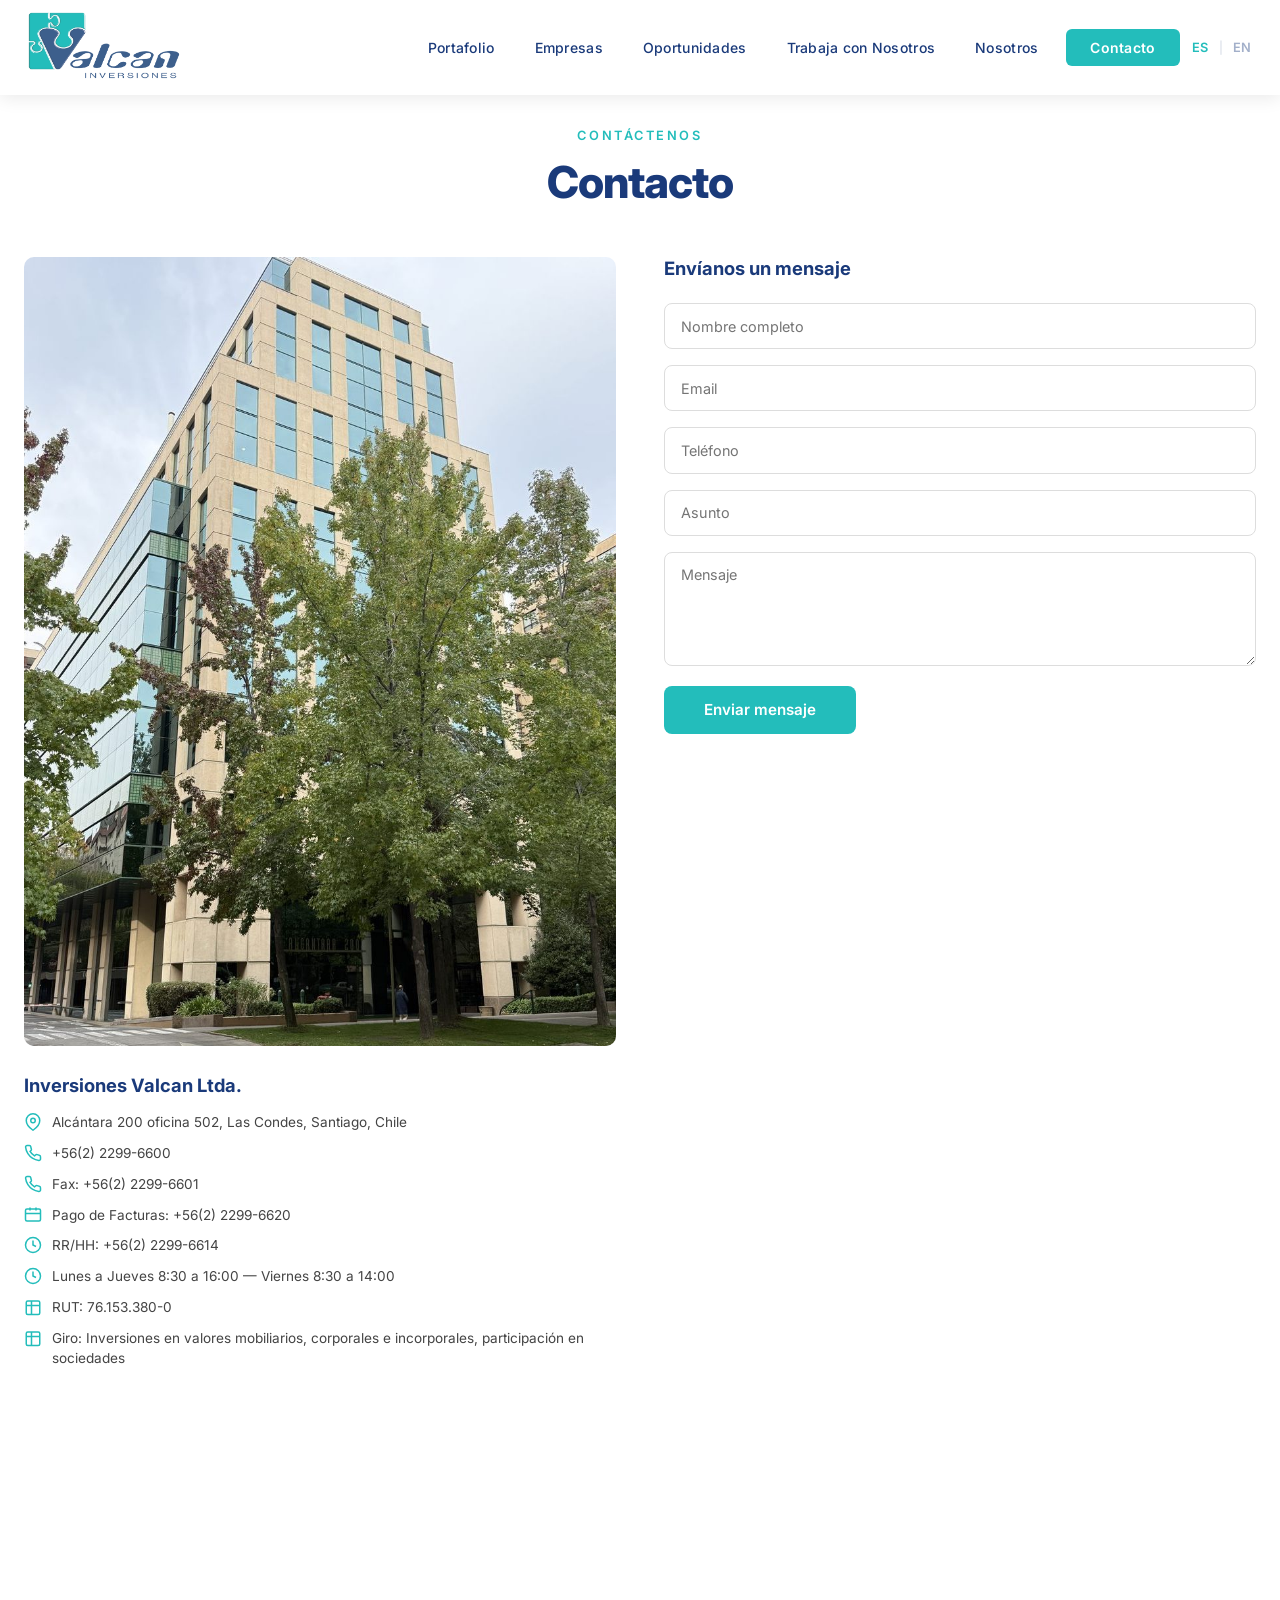
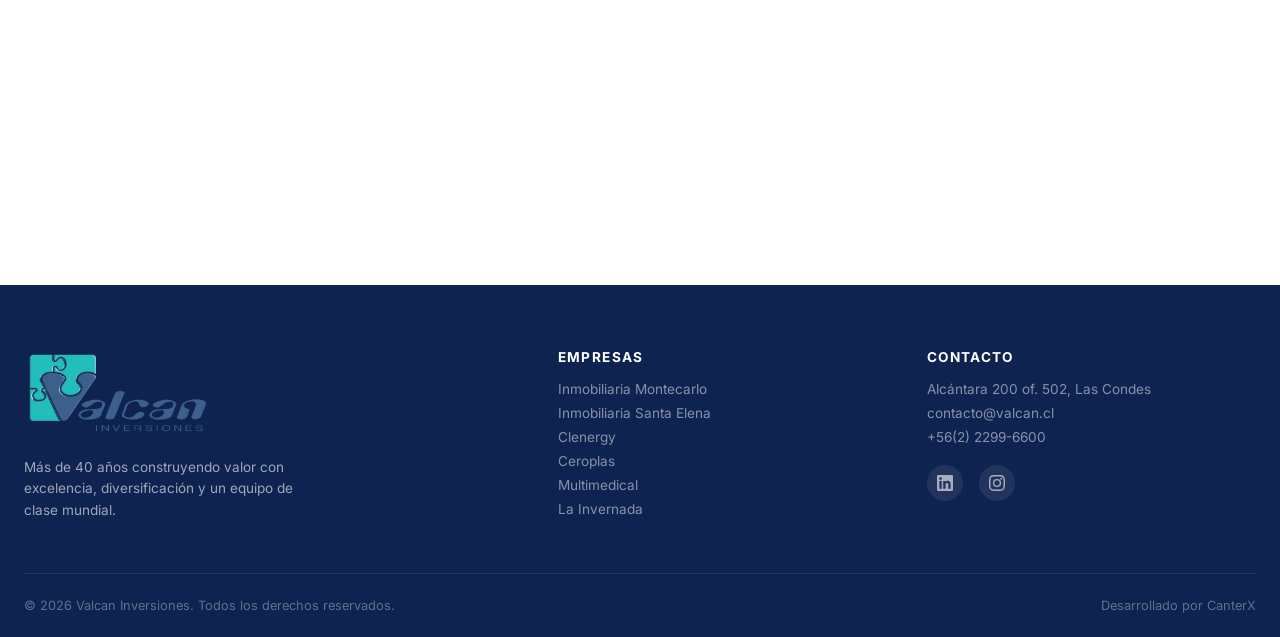
<file: pages/contacto.html>
<!DOCTYPE html>
<html lang="es">
<head>
  <meta charset="UTF-8">
  <meta name="viewport" content="width=device-width, initial-scale=1.0">
  <title>Contacto — Valcan Inversiones</title>
  <link rel="preconnect" href="https://fonts.googleapis.com">
  <link rel="preconnect" href="https://fonts.gstatic.com" crossorigin>
  <link href="https://fonts.googleapis.com/css2?family=Inter:wght@300;400;500;600;700;800&display=swap" rel="stylesheet">
  <link rel="stylesheet" href="../assets/css/style.css">
</head>
<body>

  <!-- NAV -->
  <nav class="nav nav--scrolled" id="nav">
    <div class="nav__container">
      <a href="../index.html" class="nav__logo">
        <img src="../assets/images/logo-valcan.png" alt="Valcan Inversiones">
      </a>
      <button class="nav__toggle" id="navToggle" aria-label="Menú">
        <span></span>
        <span></span>
        <span></span>
      </button>
      <ul class="nav__links" id="navLinks">
        <li><a href="../index.html#proyectos" data-i18n="nav.portfolio">Portafolio</a></li>
        <li><a href="empresas.html" data-i18n="nav.companies">Empresas</a></li>
        <li><a href="oportunidades.html" data-i18n="nav.opportunities">Oportunidades</a></li>
        <li><a href="trabaja.html" data-i18n="nav.work">Trabaja con Nosotros</a></li>
        <li><a href="../index.html#quienes" data-i18n="nav.about">Nosotros</a></li>
        <li><a href="contacto.html" class="nav__cta" data-i18n="nav.contact">Contacto</a></li>
        <li class="nav__lang">
          <button class="nav__lang-btn nav__lang-btn--active" data-lang="es">ES</button>
          <span class="nav__lang-sep">|</span>
          <button class="nav__lang-btn" data-lang="en">EN</button>
        </li>
      </ul>
    </div>
  </nav>

  <!-- CONTACTO -->
  <section class="contacto-page" id="contacto">
    <div class="section__container">
      <p class="section__label" data-i18n="contact.label">Contáctenos</p>
      <h2 class="section__title" data-i18n="contact.title">Contacto</h2>
      <div class="contacto__grid">
        <div class="contacto__left fade-up">
          <div class="contacto__img">
            <img src="../assets/images/contacto.jpg" alt="Oficinas Valcan Inversiones">
          </div>
          <div class="contacto__datos">
            <h3 data-i18n="contact.company">Inversiones Valcan Ltda.</h3>
            <ul>
              <li>
                <svg viewBox="0 0 24 24" fill="none" stroke="currentColor" stroke-width="2"><path d="M21 10c0 7-9 13-9 13s-9-6-9-13a9 9 0 0118 0z"/><circle cx="12" cy="10" r="3"/></svg>
                Alcántara 200 oficina 502, Las Condes, Santiago, Chile
              </li>
              <li>
                <svg viewBox="0 0 24 24" fill="none" stroke="currentColor" stroke-width="2"><path d="M22 16.92v3a2 2 0 01-2.18 2 19.79 19.79 0 01-8.63-3.07 19.5 19.5 0 01-6-6 19.79 19.79 0 01-3.07-8.67A2 2 0 014.11 2h3a2 2 0 012 1.72c.127.96.361 1.903.7 2.81a2 2 0 01-.45 2.11L8.09 9.91a16 16 0 006 6l1.27-1.27a2 2 0 012.11-.45c.907.339 1.85.573 2.81.7A2 2 0 0122 16.92z"/></svg>
                +56(2) 2299-6600
              </li>
              <li>
                <svg viewBox="0 0 24 24" fill="none" stroke="currentColor" stroke-width="2"><path d="M22 16.92v3a2 2 0 01-2.18 2 19.79 19.79 0 01-8.63-3.07 19.5 19.5 0 01-6-6 19.79 19.79 0 01-3.07-8.67A2 2 0 014.11 2h3a2 2 0 012 1.72c.127.96.361 1.903.7 2.81a2 2 0 01-.45 2.11L8.09 9.91a16 16 0 006 6l1.27-1.27a2 2 0 012.11-.45c.907.339 1.85.573 2.81.7A2 2 0 0122 16.92z"/></svg>
                Fax: +56(2) 2299-6601
              </li>
              <li>
                <svg viewBox="0 0 24 24" fill="none" stroke="currentColor" stroke-width="2"><rect x="2" y="4" width="20" height="16" rx="2"/><path d="M16 2v4M8 2v4M2 10h20"/></svg>
                Pago de Facturas: +56(2) 2299-6620
              </li>
              <li>
                <svg viewBox="0 0 24 24" fill="none" stroke="currentColor" stroke-width="2"><circle cx="12" cy="12" r="10"/><path d="M12 6v6l4 2"/></svg>
                RR/HH: +56(2) 2299-6614
              </li>
              <li>
                <svg viewBox="0 0 24 24" fill="none" stroke="currentColor" stroke-width="2"><circle cx="12" cy="12" r="10"/><path d="M12 6v6l4 2"/></svg>
                Lunes a Jueves 8:30 a 16:00 — Viernes 8:30 a 14:00
              </li>
              <li>
                <svg viewBox="0 0 24 24" fill="none" stroke="currentColor" stroke-width="2"><rect x="3" y="4" width="18" height="18" rx="2"/><path d="M3 10h18M10 4v18"/></svg>
                RUT: 76.153.380-0
              </li>
              <li>
                <svg viewBox="0 0 24 24" fill="none" stroke="currentColor" stroke-width="2"><rect x="3" y="4" width="18" height="18" rx="2"/><path d="M3 10h18M10 4v18"/></svg>
                Giro: Inversiones en valores mobiliarios, corporales e incorporales, participación en sociedades
              </li>
            </ul>
          </div>
        </div>
        <div class="contacto__right fade-up">
          <form class="contacto__form" onsubmit="event.preventDefault(); alert('Mensaje enviado. Gracias por contactarnos.');">
            <h3 data-i18n="contact.form_title">Envíanos un mensaje</h3>
            <div class="form__group">
              <input type="text" placeholder="Nombre completo" data-i18n-ph="contact.ph_name" required>
            </div>
            <div class="form__group">
              <input type="email" placeholder="Email" data-i18n-ph="contact.ph_email" required>
            </div>
            <div class="form__group">
              <input type="tel" placeholder="Teléfono" data-i18n-ph="contact.ph_phone">
            </div>
            <div class="form__group">
              <input type="text" placeholder="Asunto" data-i18n-ph="contact.ph_subject" required>
            </div>
            <div class="form__group">
              <textarea placeholder="Mensaje" data-i18n-ph="contact.ph_message" rows="5" required></textarea>
            </div>
            <button type="submit" class="form__btn" data-i18n="contact.send">Enviar mensaje</button>
          </form>
        </div>
      </div>
      <div class="contacto__mapa fade-up">
        <iframe src="https://www.google.com/maps/embed?pb=!1m18!1m12!1m3!1d3330.0!2d-70.5817!3d-33.4167!2m3!1f0!2f0!3f0!3m2!1i1024!2i768!4f13.1!3m3!1m2!1s0x9662cf6388a2e4e1%3A0x0!2sAlc%C3%A1ntara%20200%2C%20Las%20Condes%2C%20Santiago!5e0!3m2!1ses!2scl!4v1" width="100%" height="400" style="border:0; border-radius:10px;" allowfullscreen="" loading="lazy" referrerpolicy="no-referrer-when-downgrade"></iframe>
      </div>
    </div>
  </section>

  <!-- FOOTER -->
  <footer class="footer">
    <div class="section__container">
      <div class="footer__grid">
        <div class="footer__col">
          <img src="../assets/images/logo-valcan.png" alt="Valcan Inversiones" class="footer__logo">
          <p class="footer__desc" data-i18n="footer.desc">Más de 40 años construyendo valor con excelencia, diversificación y un equipo de clase mundial.</p>
        </div>
        <div class="footer__col">
          <h4 data-i18n="footer.companies">Empresas</h4>
          <ul>
            <li><a href="#">Inmobiliaria Montecarlo</a></li>
            <li><a href="#">Inmobiliaria Santa Elena</a></li>
            <li><a href="#">Clenergy</a></li>
            <li><a href="#">Ceroplas</a></li>
            <li><a href="#">Multimedical</a></li>
            <li><a href="#">La Invernada</a></li>
          </ul>
        </div>
        <div class="footer__col">
          <h4 data-i18n="footer.contact">Contacto</h4>
          <ul>
            <li>Alcántara 200 of. 502, Las Condes</li>
            <li><a href="mailto:contacto@valcan.cl">contacto@valcan.cl</a></li>
            <li><a href="tel:+56222996600">+56(2) 2299-6600</a></li>
          </ul>
          <div class="footer__social">
            <a href="#" aria-label="LinkedIn">
              <svg viewBox="0 0 24 24" fill="currentColor"><path d="M20.447 20.452h-3.554v-5.569c0-1.328-.027-3.037-1.852-3.037-1.853 0-2.136 1.445-2.136 2.939v5.667H9.351V9h3.414v1.561h.046c.477-.9 1.637-1.85 3.37-1.85 3.601 0 4.267 2.37 4.267 5.455v6.286zM5.337 7.433a2.062 2.062 0 01-2.063-2.065 2.064 2.064 0 112.063 2.065zm1.782 13.019H3.555V9h3.564v11.452zM22.225 0H1.771C.792 0 0 .774 0 1.729v20.542C0 23.227.792 24 1.771 24h20.451C23.2 24 24 23.227 24 22.271V1.729C24 .774 23.2 0 22.222 0h.003z"/></svg>
            </a>
            <a href="#" aria-label="Instagram">
              <svg viewBox="0 0 24 24" fill="currentColor"><path d="M12 2.163c3.204 0 3.584.012 4.85.07 3.252.148 4.771 1.691 4.919 4.919.058 1.265.069 1.645.069 4.849 0 3.205-.012 3.584-.069 4.849-.149 3.225-1.664 4.771-4.919 4.919-1.266.058-1.644.07-4.85.07-3.204 0-3.584-.012-4.849-.07-3.26-.149-4.771-1.699-4.919-4.92-.058-1.265-.07-1.644-.07-4.849 0-3.204.013-3.583.07-4.849.149-3.227 1.664-4.771 4.919-4.919 1.266-.057 1.645-.069 4.849-.069zM12 0C8.741 0 8.333.014 7.053.072 2.695.272.273 2.69.073 7.052.014 8.333 0 8.741 0 12c0 3.259.014 3.668.072 4.948.2 4.358 2.618 6.78 6.98 6.98C8.333 23.986 8.741 24 12 24c3.259 0 3.668-.014 4.948-.072 4.354-.2 6.782-2.618 6.979-6.98.059-1.28.073-1.689.073-4.948 0-3.259-.014-3.667-.072-4.947-.196-4.354-2.617-6.78-6.979-6.98C15.668.014 15.259 0 12 0zm0 5.838a6.162 6.162 0 100 12.324 6.162 6.162 0 000-12.324zM12 16a4 4 0 110-8 4 4 0 010 8zm6.406-11.845a1.44 1.44 0 100 2.881 1.44 1.44 0 000-2.881z"/></svg>
            </a>
          </div>
        </div>
      </div>
      <div class="footer__bottom">
        <p data-i18n="footer.copy">&copy; 2026 Valcan Inversiones. Todos los derechos reservados.</p>
        <p class="footer__credit">Desarrollado por <a href="https://www.canterx.com" target="_blank" rel="noopener noreferrer">CanterX</a></p>
      </div>
    </div>
  </footer>

  <script src="../assets/js/main.js"></script>

</body>
</html>
</file>
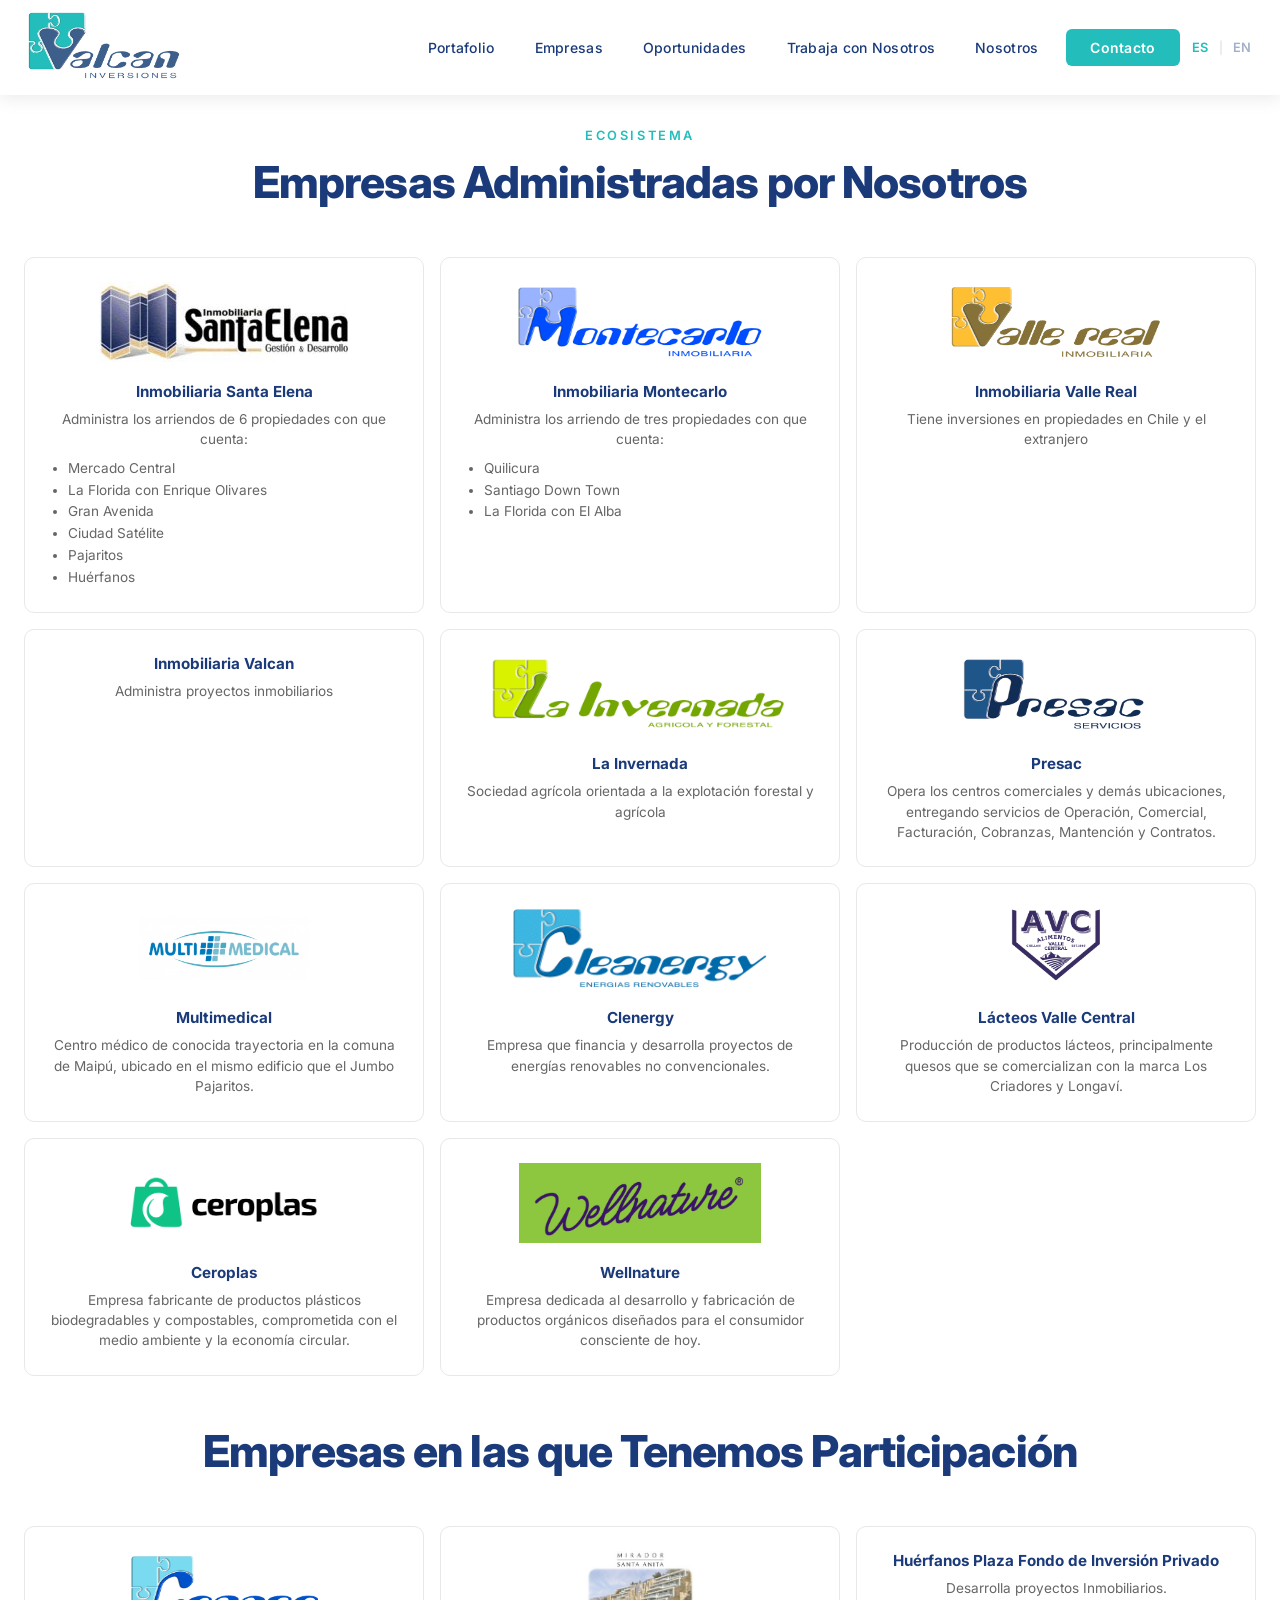
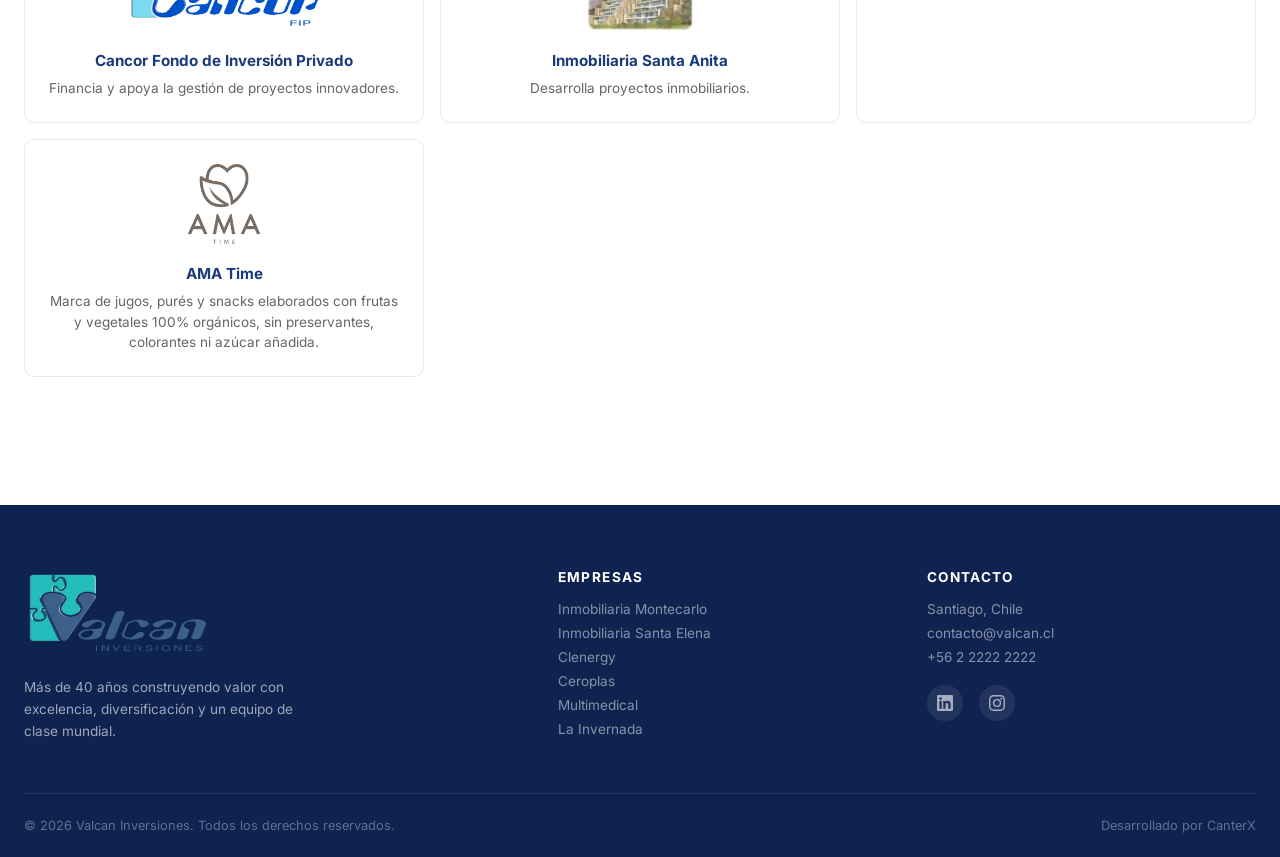
<file: pages/empresas.html>
<!DOCTYPE html>
<html lang="es">
<head>
  <meta charset="UTF-8">
  <meta name="viewport" content="width=device-width, initial-scale=1.0">
  <title>Empresas — Valcan Inversiones</title>
  <link rel="preconnect" href="https://fonts.googleapis.com">
  <link rel="preconnect" href="https://fonts.gstatic.com" crossorigin>
  <link href="https://fonts.googleapis.com/css2?family=Inter:wght@300;400;500;600;700;800&display=swap" rel="stylesheet">
  <link rel="stylesheet" href="../assets/css/style.css">
</head>
<body>

  <!-- NAV -->
  <nav class="nav nav--scrolled" id="nav">
    <div class="nav__container">
      <a href="../index.html" class="nav__logo">
        <img src="../assets/images/logo-valcan.png" alt="Valcan Inversiones">
      </a>
      <button class="nav__toggle" id="navToggle" aria-label="Menú">
        <span></span>
        <span></span>
        <span></span>
      </button>
      <ul class="nav__links" id="navLinks">
        <li><a href="../index.html#proyectos" data-i18n="nav.portfolio">Portafolio</a></li>
        <li><a href="#empresas" data-i18n="nav.companies">Empresas</a></li>
        <li><a href="oportunidades.html" data-i18n="nav.opportunities">Oportunidades</a></li>
        <li><a href="trabaja.html" data-i18n="nav.work">Trabaja con Nosotros</a></li>
        <li><a href="../index.html#quienes" data-i18n="nav.about">Nosotros</a></li>
        <li><a href="contacto.html" class="nav__cta" data-i18n="nav.contact">Contacto</a></li>
        <li class="nav__lang">
          <button class="nav__lang-btn nav__lang-btn--active" data-lang="es">ES</button>
          <span class="nav__lang-sep">|</span>
          <button class="nav__lang-btn" data-lang="en">EN</button>
        </li>
      </ul>
    </div>
  </nav>

  <!-- EMPRESAS -->
  <section class="empresas empresas--page" id="empresas">
    <div class="section__container">
      <p class="section__label">Ecosistema</p>
      <h2 class="section__title">Empresas Administradas por Nosotros</h2>

      <div class="empresas__grid">
        <!-- Inmobiliaria Santa Elena -->
        <div class="empresas__card fade-up">
          <img src="../assets/images/staelena.jpg" alt="Inmobiliaria Santa Elena" class="empresas__card-logo">
          <h4>Inmobiliaria Santa Elena</h4>
          <p>Administra los arriendos de 6 propiedades con que cuenta:</p>
          <ul>
            <li>Mercado Central</li>
            <li>La Florida con Enrique Olivares</li>
            <li>Gran Avenida</li>
            <li>Ciudad Satélite</li>
            <li>Pajaritos</li>
            <li>Huérfanos</li>
          </ul>
        </div>

        <!-- Inmobiliaria Montecarlo -->
        <div class="empresas__card fade-up">
          <img src="../assets/images/montecarlo-inm-4colores.jpg" alt="Inmobiliaria Montecarlo" class="empresas__card-logo">
          <h4>Inmobiliaria Montecarlo</h4>
          <p>Administra los arriendo de tres propiedades con que cuenta:</p>
          <ul>
            <li>Quilicura</li>
            <li>Santiago Down Town</li>
            <li>La Florida con El Alba</li>
          </ul>
        </div>

        <!-- Inmobiliaria Valle Real -->
        <div class="empresas__card fade-up">
          <img src="../assets/images/valle-real-4colores.jpg" alt="Inmobiliaria Valle Real" class="empresas__card-logo">
          <h4>Inmobiliaria Valle Real</h4>
          <p>Tiene inversiones en propiedades en Chile y el extranjero</p>
        </div>

        <!-- Inmobiliaria Valcan -->
        <div class="empresas__card fade-up">
          <h4>Inmobiliaria Valcan</h4>
          <p>Administra proyectos inmobiliarios</p>
        </div>

        <!-- La Invernada -->
        <div class="empresas__card fade-up">
          <img src="../assets/images/la-invernada-4colores.jpg" alt="La Invernada" class="empresas__card-logo">
          <h4>La Invernada</h4>
          <p>Sociedad agrícola orientada a la explotación forestal y agrícola</p>
        </div>

        <!-- Presac -->
        <div class="empresas__card fade-up">
          <img src="../assets/images/presaclogo.png" alt="Presac" class="empresas__card-logo">
          <h4>Presac</h4>
          <p>Opera los centros comerciales y demás ubicaciones, entregando servicios de Operación, Comercial, Facturación, Cobranzas, Mantención y Contratos.</p>
        </div>

        <!-- Multimedical -->
        <a href="https://www.multimedical.cl/" target="_blank" rel="noopener noreferrer" class="empresas__card empresas__card--link fade-up">
          <img src="../assets/images/logo-multimedical.png" alt="Multimedical" class="empresas__card-logo">
          <h4>Multimedical</h4>
          <p>Centro médico de conocida trayectoria en la comuna de Maipú, ubicado en el mismo edificio que el Jumbo Pajaritos.</p>
        </a>

        <!-- Clenergy -->
        <div class="empresas__card fade-up">
          <img src="../assets/images/cleanergy.gif" alt="Clenergy" class="empresas__card-logo">
          <h4>Clenergy</h4>
          <p>Empresa que financia y desarrolla proyectos de energías renovables no convencionales.</p>
        </div>

        <!-- Lácteos Valle Central -->
        <a href="https://www.alimentosvallecentral.cl/" target="_blank" rel="noopener noreferrer" class="empresas__card empresas__card--link fade-up">
          <img src="../assets/images/logo-avc.png" alt="Lácteos Valle Central" class="empresas__card-logo">
          <h4>Lácteos Valle Central</h4>
          <p>Producción de productos lácteos, principalmente quesos que se comercializan con la marca Los Criadores y Longaví.</p>
        </a>

        <!-- Ceroplas -->
        <a href="https://ceroplas.cl/" target="_blank" rel="noopener noreferrer" class="empresas__card empresas__card--link fade-up">
          <img src="../assets/images/logo-ceroplas.gif" alt="Ceroplas" class="empresas__card-logo">
          <h4>Ceroplas</h4>
          <p>Empresa fabricante de productos plásticos biodegradables y compostables, comprometida con el medio ambiente y la economía circular.</p>
        </a>

        <!-- Wellnature -->
        <a href="https://www.wellnature.cl/" target="_blank" rel="noopener noreferrer" class="empresas__card empresas__card--link fade-up">
          <img src="../assets/images/Wellnature-Logo.png" alt="Wellnature" class="empresas__card-logo">
          <h4>Wellnature</h4>
          <p>Empresa dedicada al desarrollo y fabricación de productos orgánicos diseñados para el consumidor consciente de hoy.</p>
        </a>
      </div>

      <h2 class="section__title" style="margin-top: 3rem;">Empresas en las que Tenemos Participación</h2>

      <div class="empresas__grid">
        <!-- Cancor FIP -->
        <div class="empresas__card fade-up">
          <img src="../assets/images/cancor-4colores.jpg" alt="Cancor Fondo de Inversión Privado" class="empresas__card-logo">
          <h4>Cancor Fondo de Inversión Privado</h4>
          <p>Financia y apoya la gestión de proyectos innovadores.</p>
        </div>

        <!-- Inmobiliaria Santa Anita -->
        <div class="empresas__card fade-up">
          <img src="../assets/images/logo-mirador-santa-anita.jpg" alt="Inmobiliaria Santa Anita" class="empresas__card-logo">
          <h4>Inmobiliaria Santa Anita</h4>
          <p>Desarrolla proyectos inmobiliarios.</p>
        </div>

        <!-- Huérfanos Plaza FIP -->
        <div class="empresas__card fade-up">
          <h4>Huérfanos Plaza Fondo de Inversión Privado</h4>
          <p>Desarrolla proyectos Inmobiliarios.</p>
        </div>

        <!-- AMA Time -->
        <a href="https://www.amatime.com/" target="_blank" rel="noopener noreferrer" class="empresas__card empresas__card--link fade-up">
          <img src="../assets/images/Logo Ama.png" alt="AMA Time" class="empresas__card-logo">
          <h4>AMA Time</h4>
          <p>Marca de jugos, purés y snacks elaborados con frutas y vegetales 100% orgánicos, sin preservantes, colorantes ni azúcar añadida.</p>
        </a>
      </div>
    </div>
  </section>

  <!-- FOOTER -->
  <footer class="footer" id="contacto">
    <div class="section__container">
      <div class="footer__grid">
        <div class="footer__col">
          <img src="../assets/images/logo-valcan.png" alt="Valcan Inversiones" class="footer__logo">
          <p class="footer__desc" data-i18n="footer.desc">Más de 40 años construyendo valor con excelencia, diversificación y un equipo de clase mundial.</p>
        </div>
        <div class="footer__col">
          <h4 data-i18n="footer.companies">Empresas</h4>
          <ul>
            <li><a href="#">Inmobiliaria Montecarlo</a></li>
            <li><a href="#">Inmobiliaria Santa Elena</a></li>
            <li><a href="#">Clenergy</a></li>
            <li><a href="#">Ceroplas</a></li>
            <li><a href="#">Multimedical</a></li>
            <li><a href="#">La Invernada</a></li>
          </ul>
        </div>
        <div class="footer__col">
          <h4 data-i18n="footer.contact">Contacto</h4>
          <ul>
            <li>Santiago, Chile</li>
            <li><a href="mailto:contacto@valcan.cl">contacto@valcan.cl</a></li>
            <li><a href="tel:+56222222222">+56 2 2222 2222</a></li>
          </ul>
          <div class="footer__social">
            <a href="#" aria-label="LinkedIn">
              <svg viewBox="0 0 24 24" fill="currentColor"><path d="M20.447 20.452h-3.554v-5.569c0-1.328-.027-3.037-1.852-3.037-1.853 0-2.136 1.445-2.136 2.939v5.667H9.351V9h3.414v1.561h.046c.477-.9 1.637-1.85 3.37-1.85 3.601 0 4.267 2.37 4.267 5.455v6.286zM5.337 7.433a2.062 2.062 0 01-2.063-2.065 2.064 2.064 0 112.063 2.065zm1.782 13.019H3.555V9h3.564v11.452zM22.225 0H1.771C.792 0 0 .774 0 1.729v20.542C0 23.227.792 24 1.771 24h20.451C23.2 24 24 23.227 24 22.271V1.729C24 .774 23.2 0 22.222 0h.003z"/></svg>
            </a>
            <a href="#" aria-label="Instagram">
              <svg viewBox="0 0 24 24" fill="currentColor"><path d="M12 2.163c3.204 0 3.584.012 4.85.07 3.252.148 4.771 1.691 4.919 4.919.058 1.265.069 1.645.069 4.849 0 3.205-.012 3.584-.069 4.849-.149 3.225-1.664 4.771-4.919 4.919-1.266.058-1.644.07-4.85.07-3.204 0-3.584-.012-4.849-.07-3.26-.149-4.771-1.699-4.919-4.92-.058-1.265-.07-1.644-.07-4.849 0-3.204.013-3.583.07-4.849.149-3.227 1.664-4.771 4.919-4.919 1.266-.057 1.645-.069 4.849-.069zM12 0C8.741 0 8.333.014 7.053.072 2.695.272.273 2.69.073 7.052.014 8.333 0 8.741 0 12c0 3.259.014 3.668.072 4.948.2 4.358 2.618 6.78 6.98 6.98C8.333 23.986 8.741 24 12 24c3.259 0 3.668-.014 4.948-.072 4.354-.2 6.782-2.618 6.979-6.98.059-1.28.073-1.689.073-4.948 0-3.259-.014-3.667-.072-4.947-.196-4.354-2.617-6.78-6.979-6.98C15.668.014 15.259 0 12 0zm0 5.838a6.162 6.162 0 100 12.324 6.162 6.162 0 000-12.324zM12 16a4 4 0 110-8 4 4 0 010 8zm6.406-11.845a1.44 1.44 0 100 2.881 1.44 1.44 0 000-2.881z"/></svg>
            </a>
          </div>
        </div>
      </div>
      <div class="footer__bottom">
        <p data-i18n="footer.copy">&copy; 2026 Valcan Inversiones. Todos los derechos reservados.</p>
        <p class="footer__credit">Desarrollado por <a href="https://www.canterx.com" target="_blank" rel="noopener noreferrer">CanterX</a></p>
      </div>
    </div>
  </footer>

  <script src="../assets/js/main.js"></script>

</body>
</html>
</file>
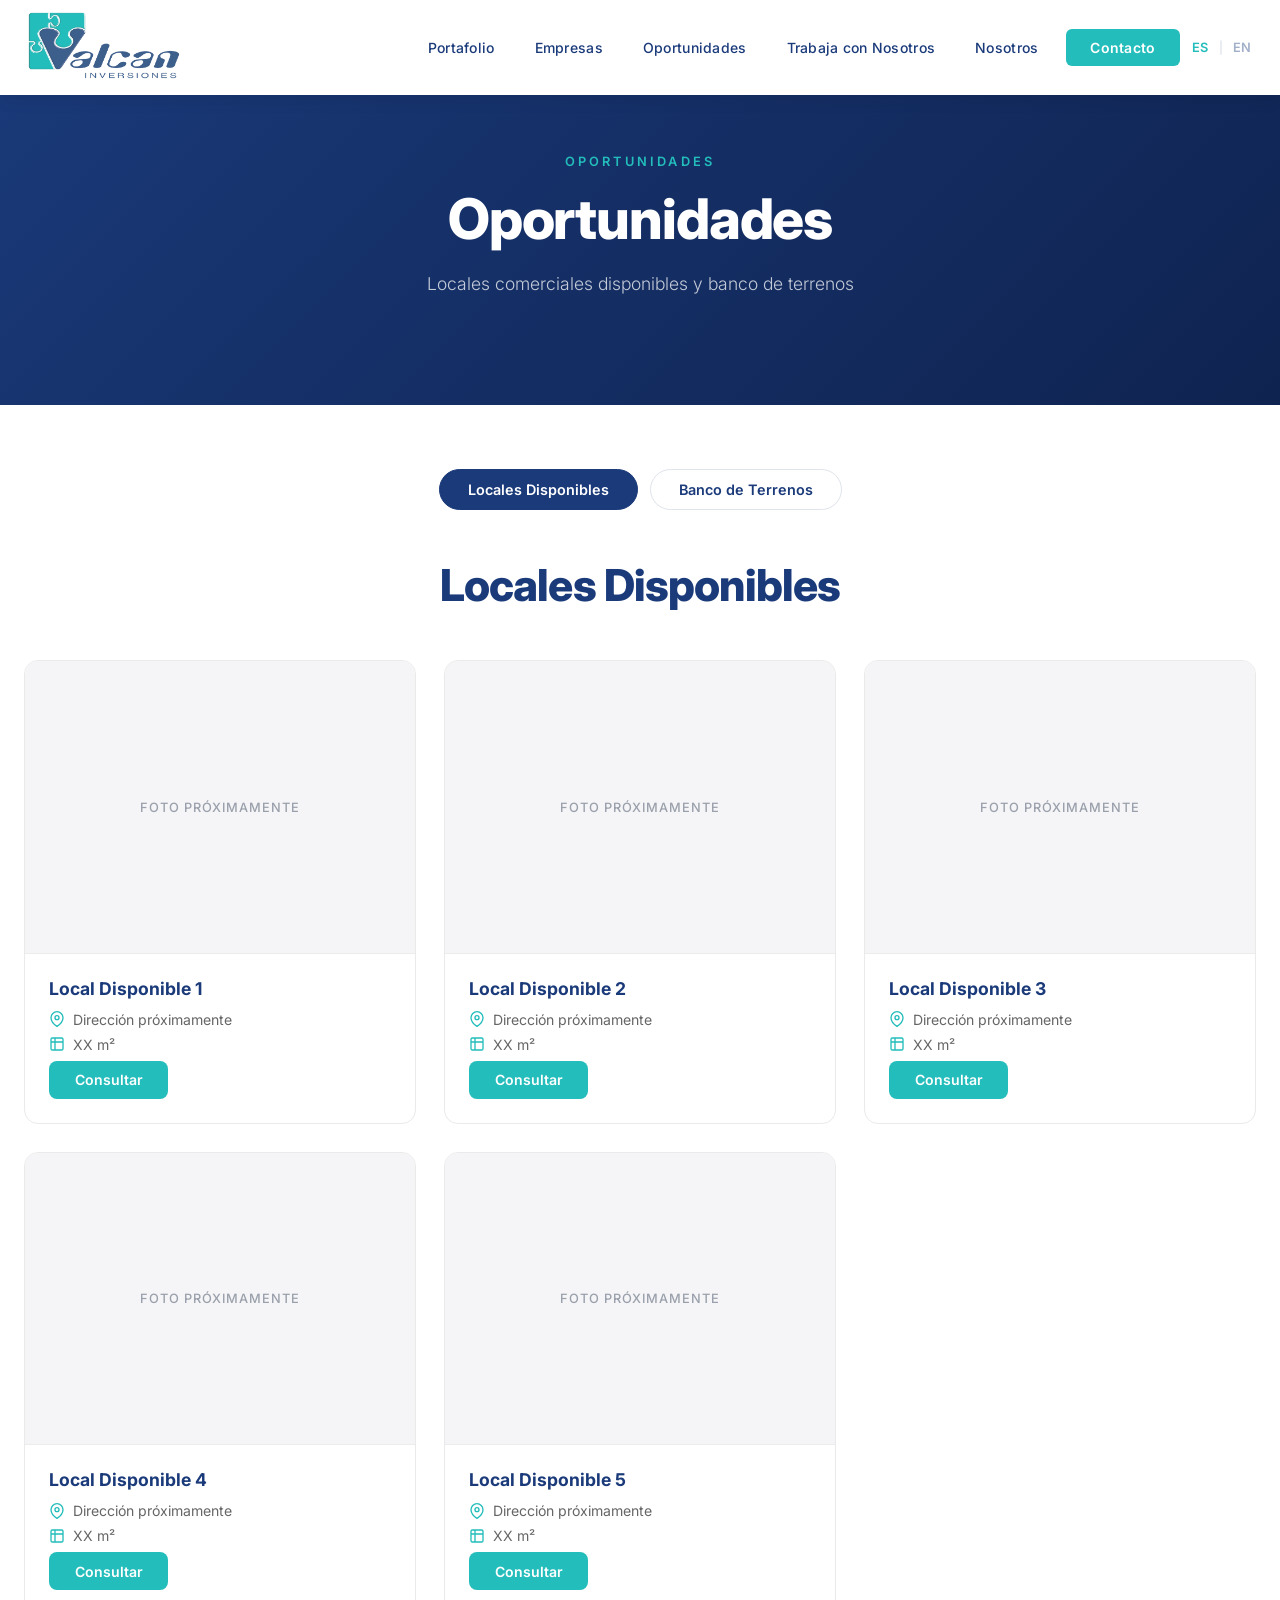
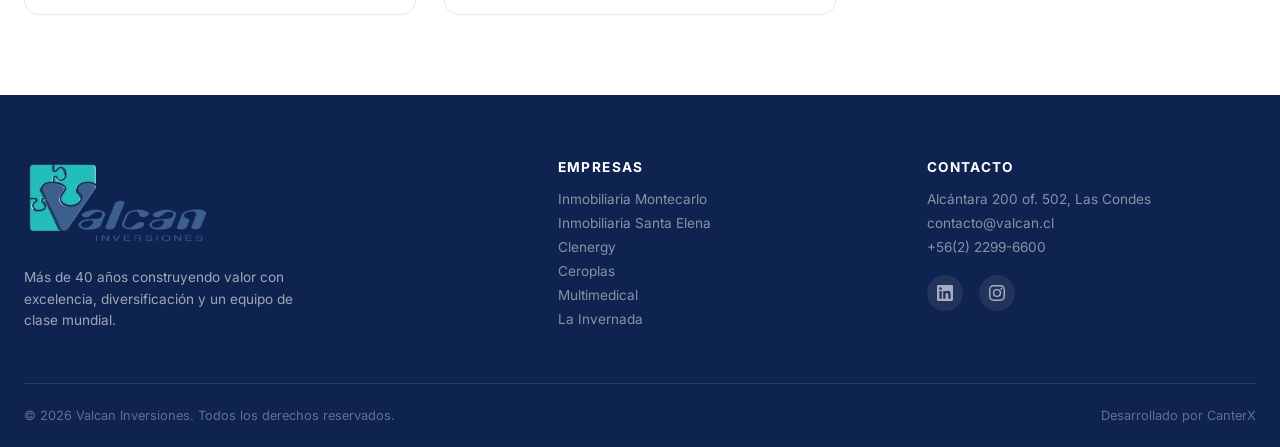
<file: pages/oportunidades.html>
<!DOCTYPE html>
<html lang="es">
<head>
  <meta charset="UTF-8">
  <meta name="viewport" content="width=device-width, initial-scale=1.0">
  <title>Oportunidades — Valcan Inversiones</title>
  <link rel="preconnect" href="https://fonts.googleapis.com">
  <link rel="preconnect" href="https://fonts.gstatic.com" crossorigin>
  <link href="https://fonts.googleapis.com/css2?family=Inter:wght@300;400;500;600;700;800&display=swap" rel="stylesheet">
  <link rel="stylesheet" href="../assets/css/style.css">
</head>
<body>

  <!-- NAV -->
  <nav class="nav nav--scrolled" id="nav">
    <div class="nav__container">
      <a href="../index.html" class="nav__logo">
        <img src="../assets/images/logo-valcan.png" alt="Valcan Inversiones">
      </a>
      <button class="nav__toggle" id="navToggle" aria-label="Menú">
        <span></span>
        <span></span>
        <span></span>
      </button>
      <ul class="nav__links" id="navLinks">
        <li><a href="../index.html#proyectos" data-i18n="nav.portfolio">Portafolio</a></li>
        <li><a href="empresas.html" data-i18n="nav.companies">Empresas</a></li>
        <li><a href="oportunidades.html" data-i18n="nav.opportunities">Oportunidades</a></li>
        <li><a href="trabaja.html" data-i18n="nav.work">Trabaja con Nosotros</a></li>
        <li><a href="../index.html#quienes" data-i18n="nav.about">Nosotros</a></li>
        <li><a href="contacto.html" class="nav__cta" data-i18n="nav.contact">Contacto</a></li>
        <li class="nav__lang">
          <button class="nav__lang-btn nav__lang-btn--active" data-lang="es">ES</button>
          <span class="nav__lang-sep">|</span>
          <button class="nav__lang-btn" data-lang="en">EN</button>
        </li>
      </ul>
    </div>
  </nav>

  <!-- HERO OPORTUNIDADES -->
  <section class="trabaja-hero">
    <div class="trabaja-hero__overlay"></div>
    <div class="trabaja-hero__content">
      <p class="trabaja-hero__label" data-i18n="oport.hero_label">Oportunidades</p>
      <h1 class="trabaja-hero__title" data-i18n="oport.hero_title">Oportunidades</h1>
      <p class="trabaja-hero__desc" data-i18n="oport.hero_subtitle">Locales comerciales disponibles y banco de terrenos</p>
    </div>
  </section>

  <!-- OPORTUNIDADES -->
  <section class="oport-section">
    <div class="section__container">

      <!-- Tabs de navegación interna -->
      <div class="oport-tabs">
        <button class="oport-tab oport-tab--active" data-tab="panel-locales" data-i18n="oport.tab_locales">Locales Disponibles</button>
        <button class="oport-tab" data-tab="panel-terrenos" data-i18n="oport.tab_terrenos">Banco de Terrenos</button>
      </div>

      <!-- ===== PANEL 1: LOCALES DISPONIBLES ===== -->
      <div class="oport-panel oport-panel--active" id="panel-locales">
        <h2 class="section__title" data-i18n="oport.locales_heading">Locales Disponibles</h2>
        <div class="oport-grid">

          <!-- QR URL: /pages/oportunidades.html#local-1 -->
          <article class="oport-card fade-up" id="local-1">
            <div class="oport-card__photo" data-i18n="oport.photo_soon">Foto próximamente</div>
            <div class="oport-card__body">
              <h3 class="oport-card__title"><span data-i18n="oport.local_name">Local Disponible</span> 1</h3>
              <p class="oport-card__meta">
                <svg viewBox="0 0 24 24" fill="none" stroke="currentColor" stroke-width="2"><path d="M21 10c0 7-9 13-9 13s-9-6-9-13a9 9 0 0118 0z"/><circle cx="12" cy="10" r="3"/></svg>
                <span data-i18n="oport.addr_soon">Dirección próximamente</span>
              </p>
              <p class="oport-card__meta">
                <svg viewBox="0 0 24 24" fill="none" stroke="currentColor" stroke-width="2"><rect x="3" y="3" width="18" height="18" rx="2"/><path d="M3 9h18M9 3v18"/></svg>
                <span>XX m²</span>
              </p>
              <button class="oport-card__btn" type="button" data-i18n="oport.consultar" onclick="openOportForm(this.closest('.oport-card').querySelector('.oport-card__title').innerText.trim())">Consultar</button>
            </div>
          </article>

          <!-- QR URL: /pages/oportunidades.html#local-2 -->
          <article class="oport-card fade-up" id="local-2">
            <div class="oport-card__photo" data-i18n="oport.photo_soon">Foto próximamente</div>
            <div class="oport-card__body">
              <h3 class="oport-card__title"><span data-i18n="oport.local_name">Local Disponible</span> 2</h3>
              <p class="oport-card__meta">
                <svg viewBox="0 0 24 24" fill="none" stroke="currentColor" stroke-width="2"><path d="M21 10c0 7-9 13-9 13s-9-6-9-13a9 9 0 0118 0z"/><circle cx="12" cy="10" r="3"/></svg>
                <span data-i18n="oport.addr_soon">Dirección próximamente</span>
              </p>
              <p class="oport-card__meta">
                <svg viewBox="0 0 24 24" fill="none" stroke="currentColor" stroke-width="2"><rect x="3" y="3" width="18" height="18" rx="2"/><path d="M3 9h18M9 3v18"/></svg>
                <span>XX m²</span>
              </p>
              <button class="oport-card__btn" type="button" data-i18n="oport.consultar" onclick="openOportForm(this.closest('.oport-card').querySelector('.oport-card__title').innerText.trim())">Consultar</button>
            </div>
          </article>

          <!-- QR URL: /pages/oportunidades.html#local-3 -->
          <article class="oport-card fade-up" id="local-3">
            <div class="oport-card__photo" data-i18n="oport.photo_soon">Foto próximamente</div>
            <div class="oport-card__body">
              <h3 class="oport-card__title"><span data-i18n="oport.local_name">Local Disponible</span> 3</h3>
              <p class="oport-card__meta">
                <svg viewBox="0 0 24 24" fill="none" stroke="currentColor" stroke-width="2"><path d="M21 10c0 7-9 13-9 13s-9-6-9-13a9 9 0 0118 0z"/><circle cx="12" cy="10" r="3"/></svg>
                <span data-i18n="oport.addr_soon">Dirección próximamente</span>
              </p>
              <p class="oport-card__meta">
                <svg viewBox="0 0 24 24" fill="none" stroke="currentColor" stroke-width="2"><rect x="3" y="3" width="18" height="18" rx="2"/><path d="M3 9h18M9 3v18"/></svg>
                <span>XX m²</span>
              </p>
              <button class="oport-card__btn" type="button" data-i18n="oport.consultar" onclick="openOportForm(this.closest('.oport-card').querySelector('.oport-card__title').innerText.trim())">Consultar</button>
            </div>
          </article>

          <!-- QR URL: /pages/oportunidades.html#local-4 -->
          <article class="oport-card fade-up" id="local-4">
            <div class="oport-card__photo" data-i18n="oport.photo_soon">Foto próximamente</div>
            <div class="oport-card__body">
              <h3 class="oport-card__title"><span data-i18n="oport.local_name">Local Disponible</span> 4</h3>
              <p class="oport-card__meta">
                <svg viewBox="0 0 24 24" fill="none" stroke="currentColor" stroke-width="2"><path d="M21 10c0 7-9 13-9 13s-9-6-9-13a9 9 0 0118 0z"/><circle cx="12" cy="10" r="3"/></svg>
                <span data-i18n="oport.addr_soon">Dirección próximamente</span>
              </p>
              <p class="oport-card__meta">
                <svg viewBox="0 0 24 24" fill="none" stroke="currentColor" stroke-width="2"><rect x="3" y="3" width="18" height="18" rx="2"/><path d="M3 9h18M9 3v18"/></svg>
                <span>XX m²</span>
              </p>
              <button class="oport-card__btn" type="button" data-i18n="oport.consultar" onclick="openOportForm(this.closest('.oport-card').querySelector('.oport-card__title').innerText.trim())">Consultar</button>
            </div>
          </article>

          <!-- QR URL: /pages/oportunidades.html#local-5 -->
          <article class="oport-card fade-up" id="local-5">
            <div class="oport-card__photo" data-i18n="oport.photo_soon">Foto próximamente</div>
            <div class="oport-card__body">
              <h3 class="oport-card__title"><span data-i18n="oport.local_name">Local Disponible</span> 5</h3>
              <p class="oport-card__meta">
                <svg viewBox="0 0 24 24" fill="none" stroke="currentColor" stroke-width="2"><path d="M21 10c0 7-9 13-9 13s-9-6-9-13a9 9 0 0118 0z"/><circle cx="12" cy="10" r="3"/></svg>
                <span data-i18n="oport.addr_soon">Dirección próximamente</span>
              </p>
              <p class="oport-card__meta">
                <svg viewBox="0 0 24 24" fill="none" stroke="currentColor" stroke-width="2"><rect x="3" y="3" width="18" height="18" rx="2"/><path d="M3 9h18M9 3v18"/></svg>
                <span>XX m²</span>
              </p>
              <button class="oport-card__btn" type="button" data-i18n="oport.consultar" onclick="openOportForm(this.closest('.oport-card').querySelector('.oport-card__title').innerText.trim())">Consultar</button>
            </div>
          </article>

        </div>
      </div>

      <!-- ===== PANEL 2: BANCO DE TERRENOS ===== -->
      <div class="oport-panel" id="panel-terrenos">
        <h2 class="section__title" data-i18n="oport.terrenos_heading">Banco de Terrenos</h2>
        <div class="oport-grid">

          <!-- QR URL: /pages/oportunidades.html#terreno-1 -->
          <article class="oport-card fade-up" id="terreno-1">
            <div class="oport-card__photo" data-i18n="oport.photo_soon">Foto próximamente</div>
            <div class="oport-card__body">
              <h3 class="oport-card__title"><span data-i18n="oport.terreno_name">Terreno Disponible</span> 1</h3>
              <p class="oport-card__meta">
                <svg viewBox="0 0 24 24" fill="none" stroke="currentColor" stroke-width="2"><path d="M21 10c0 7-9 13-9 13s-9-6-9-13a9 9 0 0118 0z"/><circle cx="12" cy="10" r="3"/></svg>
                <span data-i18n="oport.loc_soon">Ubicación próximamente</span>
              </p>
              <p class="oport-card__meta">
                <svg viewBox="0 0 24 24" fill="none" stroke="currentColor" stroke-width="2"><rect x="3" y="3" width="18" height="18" rx="2"/><path d="M3 9h18M9 3v18"/></svg>
                <span>XX m²</span>
              </p>
              <button class="oport-card__btn" type="button" data-i18n="oport.consultar" onclick="openOportForm(this.closest('.oport-card').querySelector('.oport-card__title').innerText.trim())">Consultar</button>
            </div>
          </article>

          <!-- QR URL: /pages/oportunidades.html#terreno-2 -->
          <article class="oport-card fade-up" id="terreno-2">
            <div class="oport-card__photo" data-i18n="oport.photo_soon">Foto próximamente</div>
            <div class="oport-card__body">
              <h3 class="oport-card__title"><span data-i18n="oport.terreno_name">Terreno Disponible</span> 2</h3>
              <p class="oport-card__meta">
                <svg viewBox="0 0 24 24" fill="none" stroke="currentColor" stroke-width="2"><path d="M21 10c0 7-9 13-9 13s-9-6-9-13a9 9 0 0118 0z"/><circle cx="12" cy="10" r="3"/></svg>
                <span data-i18n="oport.loc_soon">Ubicación próximamente</span>
              </p>
              <p class="oport-card__meta">
                <svg viewBox="0 0 24 24" fill="none" stroke="currentColor" stroke-width="2"><rect x="3" y="3" width="18" height="18" rx="2"/><path d="M3 9h18M9 3v18"/></svg>
                <span>XX m²</span>
              </p>
              <button class="oport-card__btn" type="button" data-i18n="oport.consultar" onclick="openOportForm(this.closest('.oport-card').querySelector('.oport-card__title').innerText.trim())">Consultar</button>
            </div>
          </article>

          <!-- QR URL: /pages/oportunidades.html#terreno-3 -->
          <article class="oport-card fade-up" id="terreno-3">
            <div class="oport-card__photo" data-i18n="oport.photo_soon">Foto próximamente</div>
            <div class="oport-card__body">
              <h3 class="oport-card__title"><span data-i18n="oport.terreno_name">Terreno Disponible</span> 3</h3>
              <p class="oport-card__meta">
                <svg viewBox="0 0 24 24" fill="none" stroke="currentColor" stroke-width="2"><path d="M21 10c0 7-9 13-9 13s-9-6-9-13a9 9 0 0118 0z"/><circle cx="12" cy="10" r="3"/></svg>
                <span data-i18n="oport.loc_soon">Ubicación próximamente</span>
              </p>
              <p class="oport-card__meta">
                <svg viewBox="0 0 24 24" fill="none" stroke="currentColor" stroke-width="2"><rect x="3" y="3" width="18" height="18" rx="2"/><path d="M3 9h18M9 3v18"/></svg>
                <span>XX m²</span>
              </p>
              <button class="oport-card__btn" type="button" data-i18n="oport.consultar" onclick="openOportForm(this.closest('.oport-card').querySelector('.oport-card__title').innerText.trim())">Consultar</button>
            </div>
          </article>

          <!-- QR URL: /pages/oportunidades.html#terreno-4 -->
          <article class="oport-card fade-up" id="terreno-4">
            <div class="oport-card__photo" data-i18n="oport.photo_soon">Foto próximamente</div>
            <div class="oport-card__body">
              <h3 class="oport-card__title"><span data-i18n="oport.terreno_name">Terreno Disponible</span> 4</h3>
              <p class="oport-card__meta">
                <svg viewBox="0 0 24 24" fill="none" stroke="currentColor" stroke-width="2"><path d="M21 10c0 7-9 13-9 13s-9-6-9-13a9 9 0 0118 0z"/><circle cx="12" cy="10" r="3"/></svg>
                <span data-i18n="oport.loc_soon">Ubicación próximamente</span>
              </p>
              <p class="oport-card__meta">
                <svg viewBox="0 0 24 24" fill="none" stroke="currentColor" stroke-width="2"><rect x="3" y="3" width="18" height="18" rx="2"/><path d="M3 9h18M9 3v18"/></svg>
                <span>XX m²</span>
              </p>
              <button class="oport-card__btn" type="button" data-i18n="oport.consultar" onclick="openOportForm(this.closest('.oport-card').querySelector('.oport-card__title').innerText.trim())">Consultar</button>
            </div>
          </article>

          <!-- QR URL: /pages/oportunidades.html#terreno-5 -->
          <article class="oport-card fade-up" id="terreno-5">
            <div class="oport-card__photo" data-i18n="oport.photo_soon">Foto próximamente</div>
            <div class="oport-card__body">
              <h3 class="oport-card__title"><span data-i18n="oport.terreno_name">Terreno Disponible</span> 5</h3>
              <p class="oport-card__meta">
                <svg viewBox="0 0 24 24" fill="none" stroke="currentColor" stroke-width="2"><path d="M21 10c0 7-9 13-9 13s-9-6-9-13a9 9 0 0118 0z"/><circle cx="12" cy="10" r="3"/></svg>
                <span data-i18n="oport.loc_soon">Ubicación próximamente</span>
              </p>
              <p class="oport-card__meta">
                <svg viewBox="0 0 24 24" fill="none" stroke="currentColor" stroke-width="2"><rect x="3" y="3" width="18" height="18" rx="2"/><path d="M3 9h18M9 3v18"/></svg>
                <span>XX m²</span>
              </p>
              <button class="oport-card__btn" type="button" data-i18n="oport.consultar" onclick="openOportForm(this.closest('.oport-card').querySelector('.oport-card__title').innerText.trim())">Consultar</button>
            </div>
          </article>

        </div>
      </div>

    </div>
  </section>

  <!-- ===== MODAL FORMULARIO DE CONSULTA ===== -->
  <div class="oport-modal" id="oportModal" aria-hidden="true" role="dialog" aria-modal="true" aria-labelledby="oportModalTitle">
    <div class="oport-modal__backdrop"></div>
    <div class="oport-modal__dialog">
      <button class="oport-modal__close" type="button" aria-label="Cerrar" onclick="closeOportForm()">
        <svg viewBox="0 0 24 24" fill="none" stroke="currentColor" stroke-width="2" width="24" height="24"><path d="M18 6L6 18M6 6l12 12"/></svg>
      </button>
      <h3 class="oport-modal__title" id="oportModalTitle" data-i18n="oport.form_title">Consulta de Oportunidad</h3>
      <p class="oport-modal__subtitle" data-i18n="oport.form_subtitle">Completa el formulario y te contactaremos a la brevedad.</p>

      <!-- Formspree: reemplazar action="" por la URL de Formspree (ej: https://formspree.io/f/xxxxxx) -->
      <form class="oport-form" action="" method="POST">
        <input type="hidden" name="_subject" value="Nueva consulta de oportunidades Valcan">
        <div class="form__group">
          <input type="text" name="nombre" placeholder="Nombre completo" data-i18n-ph="oport.ph_name" required>
        </div>
        <div class="form__group">
          <input type="email" name="email" placeholder="Email" data-i18n-ph="oport.ph_email" required>
        </div>
        <div class="form__group">
          <input type="tel" name="telefono" placeholder="Teléfono" data-i18n-ph="oport.ph_phone">
        </div>
        <div class="form__group">
          <input type="text" name="interes" id="oportInteres" placeholder="Local/terreno de interés" data-i18n-ph="oport.ph_interest">
        </div>
        <div class="form__group">
          <textarea name="mensaje" placeholder="Mensaje" data-i18n-ph="oport.ph_message" rows="4"></textarea>
        </div>
        <button type="submit" class="form__btn" data-i18n="oport.form_send">Enviar consulta</button>
      </form>
    </div>
  </div>

  <!-- FOOTER -->
  <footer class="footer">
    <div class="section__container">
      <div class="footer__grid">
        <div class="footer__col">
          <img src="../assets/images/logo-valcan.png" alt="Valcan Inversiones" class="footer__logo">
          <p class="footer__desc" data-i18n="footer.desc">Más de 40 años construyendo valor con excelencia, diversificación y un equipo de clase mundial.</p>
        </div>
        <div class="footer__col">
          <h4 data-i18n="footer.companies">Empresas</h4>
          <ul>
            <li><a href="#">Inmobiliaria Montecarlo</a></li>
            <li><a href="#">Inmobiliaria Santa Elena</a></li>
            <li><a href="#">Clenergy</a></li>
            <li><a href="#">Ceroplas</a></li>
            <li><a href="#">Multimedical</a></li>
            <li><a href="#">La Invernada</a></li>
          </ul>
        </div>
        <div class="footer__col">
          <h4 data-i18n="footer.contact">Contacto</h4>
          <ul>
            <li>Alcántara 200 of. 502, Las Condes</li>
            <li><a href="mailto:contacto@valcan.cl">contacto@valcan.cl</a></li>
            <li><a href="tel:+56222996600">+56(2) 2299-6600</a></li>
          </ul>
          <div class="footer__social">
            <a href="#" aria-label="LinkedIn">
              <svg viewBox="0 0 24 24" fill="currentColor"><path d="M20.447 20.452h-3.554v-5.569c0-1.328-.027-3.037-1.852-3.037-1.853 0-2.136 1.445-2.136 2.939v5.667H9.351V9h3.414v1.561h.046c.477-.9 1.637-1.85 3.37-1.85 3.601 0 4.267 2.37 4.267 5.455v6.286zM5.337 7.433a2.062 2.062 0 01-2.063-2.065 2.064 2.064 0 112.063 2.065zm1.782 13.019H3.555V9h3.564v11.452zM22.225 0H1.771C.792 0 0 .774 0 1.729v20.542C0 23.227.792 24 1.771 24h20.451C23.2 24 24 23.227 24 22.271V1.729C24 .774 23.2 0 22.222 0h.003z"/></svg>
            </a>
            <a href="#" aria-label="Instagram">
              <svg viewBox="0 0 24 24" fill="currentColor"><path d="M12 2.163c3.204 0 3.584.012 4.85.07 3.252.148 4.771 1.691 4.919 4.919.058 1.265.069 1.645.069 4.849 0 3.205-.012 3.584-.069 4.849-.149 3.225-1.664 4.771-4.919 4.919-1.266.058-1.644.07-4.85.07-3.204 0-3.584-.012-4.849-.07-3.26-.149-4.771-1.699-4.919-4.92-.058-1.265-.07-1.644-.07-4.849 0-3.204.013-3.583.07-4.849.149-3.227 1.664-4.771 4.919-4.919 1.266-.057 1.645-.069 4.849-.069zM12 0C8.741 0 8.333.014 7.053.072 2.695.272.273 2.69.073 7.052.014 8.333 0 8.741 0 12c0 3.259.014 3.668.072 4.948.2 4.358 2.618 6.78 6.98 6.98C8.333 23.986 8.741 24 12 24c3.259 0 3.668-.014 4.948-.072 4.354-.2 6.782-2.618 6.979-6.98.059-1.28.073-1.689.073-4.948 0-3.259-.014-3.667-.072-4.947-.196-4.354-2.617-6.78-6.979-6.98C15.668.014 15.259 0 12 0zm0 5.838a6.162 6.162 0 100 12.324 6.162 6.162 0 000-12.324zM12 16a4 4 0 110-8 4 4 0 010 8zm6.406-11.845a1.44 1.44 0 100 2.881 1.44 1.44 0 000-2.881z"/></svg>
            </a>
          </div>
        </div>
      </div>
      <div class="footer__bottom">
        <p data-i18n="footer.copy">&copy; 2026 Valcan Inversiones. Todos los derechos reservados.</p>
        <p class="footer__credit">Desarrollado por <a href="https://www.canterx.com" target="_blank" rel="noopener noreferrer">CanterX</a></p>
      </div>
    </div>
  </footer>

  <script src="../assets/js/main.js"></script>

  <!-- Lógica específica de la página Oportunidades: tabs, modal, deep-link QR -->
  <script>
    // Tabs de navegación interna
    document.querySelectorAll('.oport-tab').forEach(tab => {
      tab.addEventListener('click', () => {
        const target = tab.getAttribute('data-tab');
        document.querySelectorAll('.oport-tab').forEach(t => t.classList.toggle('oport-tab--active', t === tab));
        document.querySelectorAll('.oport-panel').forEach(p => p.classList.toggle('oport-panel--active', p.id === target));
      });
    });

    // Modal de consulta
    const oportModal = document.getElementById('oportModal');
    function openOportForm(nombre) {
      const interes = document.getElementById('oportInteres');
      if (nombre) interes.value = nombre;
      oportModal.classList.add('oport-modal--open');
      oportModal.setAttribute('aria-hidden', 'false');
      document.body.style.overflow = 'hidden';
    }
    function closeOportForm() {
      oportModal.classList.remove('oport-modal--open');
      oportModal.setAttribute('aria-hidden', 'true');
      document.body.style.overflow = '';
    }
    oportModal.addEventListener('click', e => {
      if (e.target.classList.contains('oport-modal__backdrop')) closeOportForm();
    });
    document.addEventListener('keydown', e => {
      if (e.key === 'Escape' && oportModal.classList.contains('oport-modal--open')) closeOportForm();
    });

    // Deep-link para QR: activa el panel correcto y hace scroll a la card (ej: #local-3, #terreno-2)
    function activateOportFromHash() {
      const h = location.hash.replace('#', '');
      if (!h) return;
      const el = document.getElementById(h);
      if (!el) return;
      const panel = el.closest('.oport-panel');
      if (!panel) return;
      document.querySelectorAll('.oport-tab').forEach(t => t.classList.toggle('oport-tab--active', t.getAttribute('data-tab') === panel.id));
      document.querySelectorAll('.oport-panel').forEach(p => p.classList.toggle('oport-panel--active', p === panel));
      el.scrollIntoView({ behavior: 'smooth', block: 'center' });
    }
    window.addEventListener('load', activateOportFromHash);
    window.addEventListener('hashchange', activateOportFromHash);
  </script>

</body>
</html>
</file>
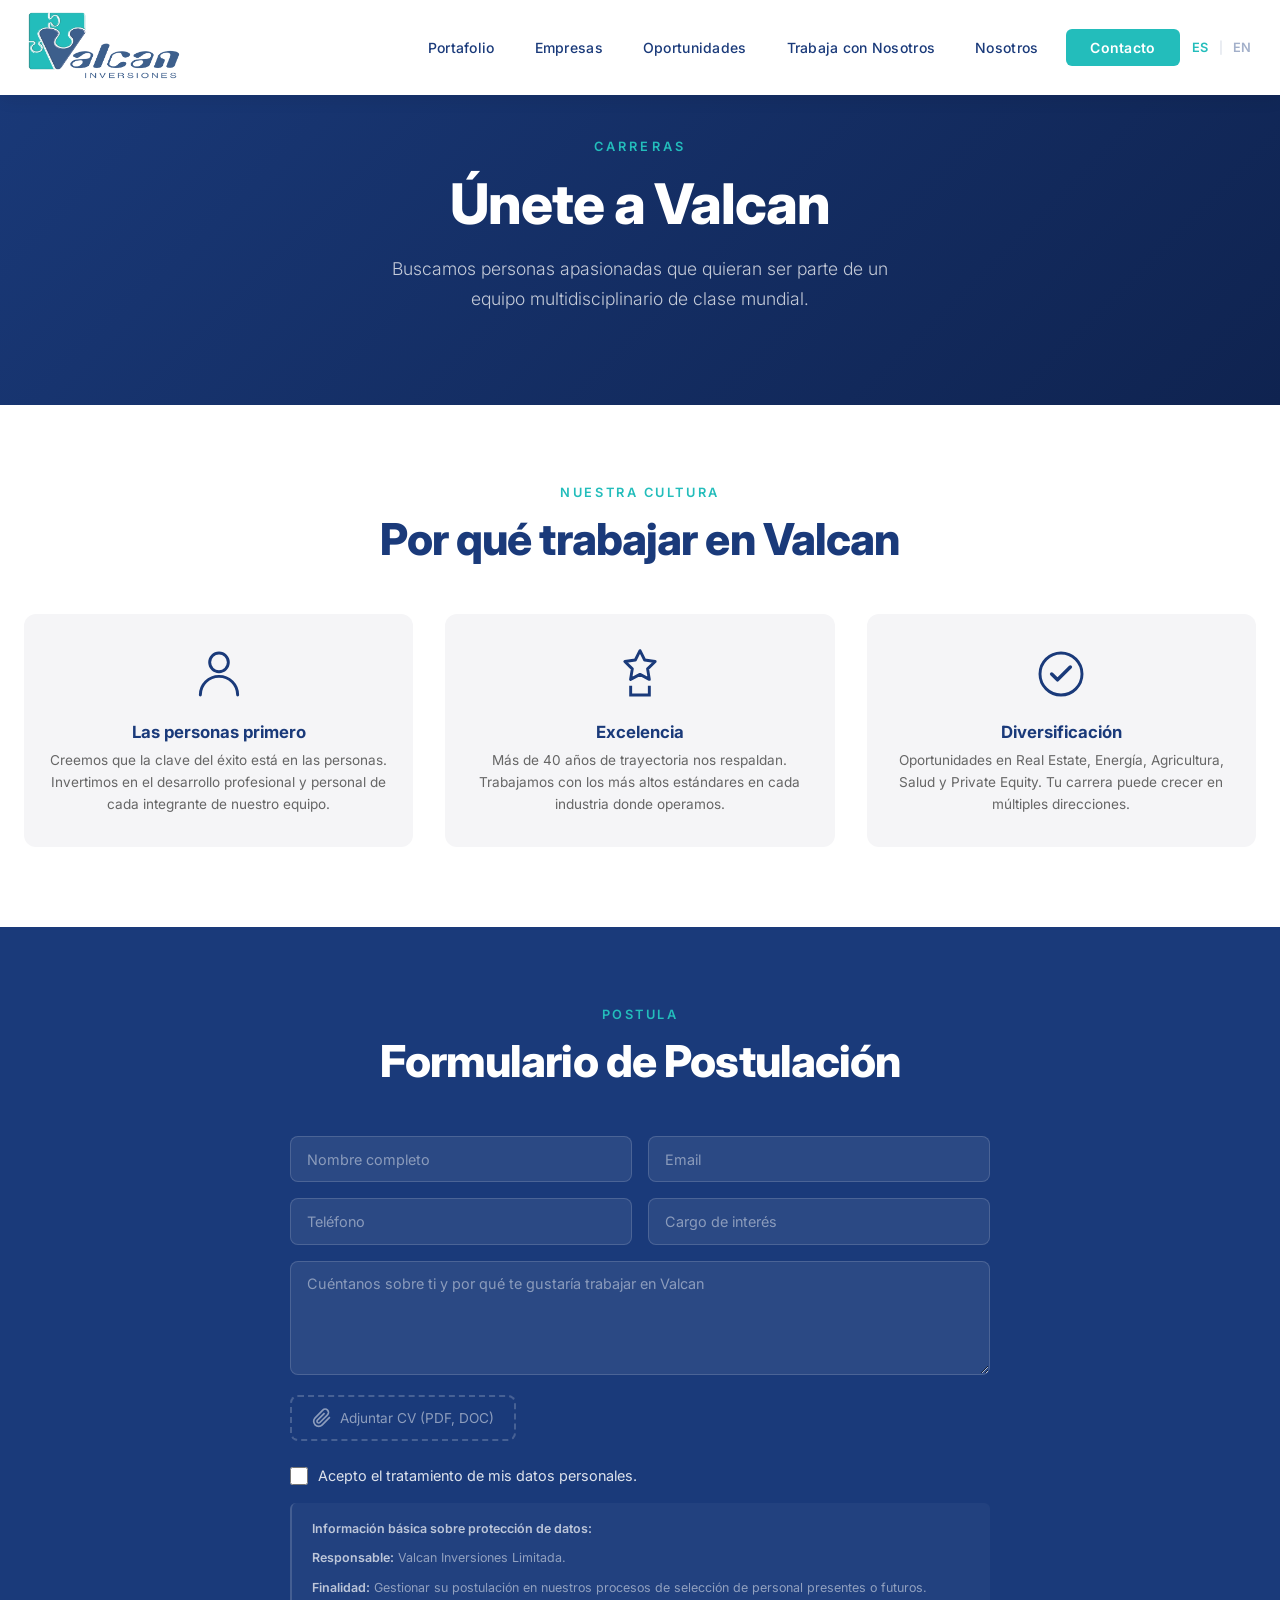
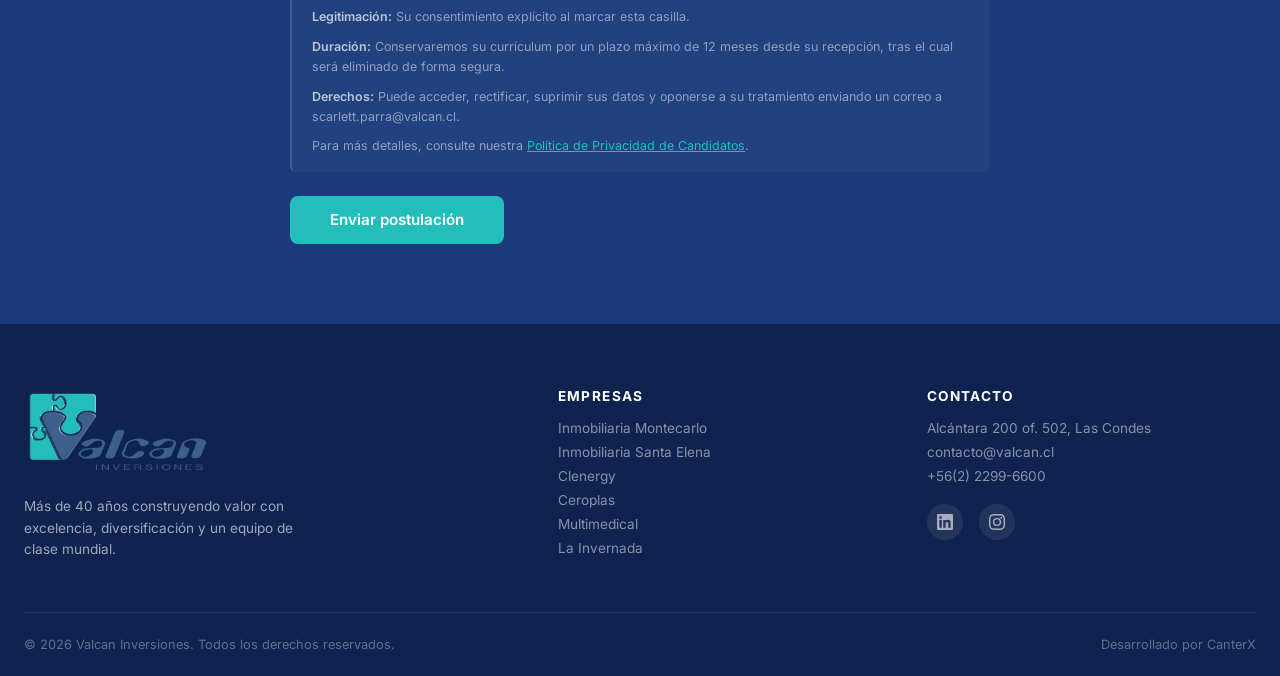
<file: pages/trabaja.html>
<!DOCTYPE html>
<html lang="es">
<head>
  <meta charset="UTF-8">
  <meta name="viewport" content="width=device-width, initial-scale=1.0">
  <title>Trabaja con Nosotros — Valcan Inversiones</title>
  <link rel="preconnect" href="https://fonts.googleapis.com">
  <link rel="preconnect" href="https://fonts.gstatic.com" crossorigin>
  <link href="https://fonts.googleapis.com/css2?family=Inter:wght@300;400;500;600;700;800&display=swap" rel="stylesheet">
  <link rel="stylesheet" href="../assets/css/style.css">
</head>
<body>

  <!-- NAV -->
  <nav class="nav nav--scrolled" id="nav">
    <div class="nav__container">
      <a href="../index.html" class="nav__logo">
        <img src="../assets/images/logo-valcan.png" alt="Valcan Inversiones">
      </a>
      <button class="nav__toggle" id="navToggle" aria-label="Menú">
        <span></span>
        <span></span>
        <span></span>
      </button>
      <ul class="nav__links" id="navLinks">
        <li><a href="../index.html#proyectos" data-i18n="nav.portfolio">Portafolio</a></li>
        <li><a href="empresas.html" data-i18n="nav.companies">Empresas</a></li>
        <li><a href="oportunidades.html" data-i18n="nav.opportunities">Oportunidades</a></li>
        <li><a href="trabaja.html" data-i18n="nav.work">Trabaja con Nosotros</a></li>
        <li><a href="../index.html#quienes" data-i18n="nav.about">Nosotros</a></li>
        <li><a href="contacto.html" class="nav__cta" data-i18n="nav.contact">Contacto</a></li>
        <li class="nav__lang">
          <button class="nav__lang-btn nav__lang-btn--active" data-lang="es">ES</button>
          <span class="nav__lang-sep">|</span>
          <button class="nav__lang-btn" data-lang="en">EN</button>
        </li>
      </ul>
    </div>
  </nav>

  <!-- HERO TRABAJA -->
  <section class="trabaja-hero">
    <div class="trabaja-hero__overlay"></div>
    <div class="trabaja-hero__content">
      <p class="trabaja-hero__label" data-i18n="work.hero_label">Carreras</p>
      <h1 class="trabaja-hero__title" data-i18n="work.hero_title">Únete a Valcan</h1>
      <p class="trabaja-hero__desc" data-i18n="work.hero_desc">Buscamos personas apasionadas que quieran ser parte de un equipo multidisciplinario de clase mundial.</p>
    </div>
  </section>

  <!-- CULTURA -->
  <section class="trabaja-cultura">
    <div class="section__container">
      <p class="section__label" data-i18n="work.culture_label">Nuestra Cultura</p>
      <h2 class="section__title" data-i18n="work.culture_title">Por qué trabajar en Valcan</h2>
      <div class="trabaja-cultura__grid">
        <div class="trabaja-cultura__card fade-up">
          <div class="trabaja-cultura__icon">
            <svg viewBox="0 0 48 48" fill="none"><circle cx="24" cy="14" r="8" stroke="currentColor" stroke-width="2.5"/><path d="M8 42c0-8.837 7.163-16 16-16s16 7.163 16 16" stroke="currentColor" stroke-width="2.5" stroke-linecap="round"/></svg>
          </div>
          <h3 data-i18n="work.v1">Las personas primero</h3>
          <p data-i18n="work.v1d">Creemos que la clave del éxito está en las personas. Invertimos en el desarrollo profesional y personal de cada integrante de nuestro equipo.</p>
        </div>
        <div class="trabaja-cultura__card fade-up">
          <div class="trabaja-cultura__icon">
            <svg viewBox="0 0 48 48" fill="none"><path d="M24 4l4 8 9 1.3-6.5 6.3 1.5 9L24 24.3 15.9 28.6l1.5-9L11 13.3l9-1.3L24 4z" stroke="currentColor" stroke-width="2.5" stroke-linejoin="round"/><path d="M16 34v8h16v-8" stroke="currentColor" stroke-width="2.5"/></svg>
          </div>
          <h3 data-i18n="work.v2">Excelencia</h3>
          <p data-i18n="work.v2d">Más de 40 años de trayectoria nos respaldan. Trabajamos con los más altos estándares en cada industria donde operamos.</p>
        </div>
        <div class="trabaja-cultura__card fade-up">
          <div class="trabaja-cultura__icon">
            <svg viewBox="0 0 48 48" fill="none"><circle cx="24" cy="24" r="18" stroke="currentColor" stroke-width="2.5"/><path d="M16 24l5 5 11-11" stroke="currentColor" stroke-width="3" stroke-linecap="round" stroke-linejoin="round"/></svg>
          </div>
          <h3 data-i18n="work.v3">Diversificación</h3>
          <p data-i18n="work.v3d">Oportunidades en Real Estate, Energía, Agricultura, Salud y Private Equity. Tu carrera puede crecer en múltiples direcciones.</p>
        </div>
      </div>
    </div>
  </section>

  <!-- FORMULARIO -->
  <section class="trabaja-form-section">
    <div class="section__container">
      <p class="section__label section__label--light" data-i18n="work.form_label">Postula</p>
      <h2 class="section__title section__title--light" data-i18n="work.form_title">Formulario de Postulación</h2>
      <form class="trabaja-form fade-up" onsubmit="event.preventDefault(); alert('Postulación enviada. Te contactaremos pronto.');">
        <div class="form__row">
          <div class="form__group">
            <input type="text" placeholder="Nombre completo" data-i18n-ph="work.ph_name" required>
          </div>
          <div class="form__group">
            <input type="email" placeholder="Email" data-i18n-ph="work.ph_email" required>
          </div>
        </div>
        <div class="form__row">
          <div class="form__group">
            <input type="tel" placeholder="Teléfono" data-i18n-ph="work.ph_phone">
          </div>
          <div class="form__group">
            <input type="text" placeholder="Cargo de interés" data-i18n-ph="work.ph_position" required>
          </div>
        </div>
        <div class="form__group">
          <textarea placeholder="Cuéntanos sobre ti y por qué te gustaría trabajar en Valcan" data-i18n-ph="work.ph_message" rows="5" required></textarea>
        </div>
        <div class="form__group form__group--file">
          <label class="form__file-label">
            <svg viewBox="0 0 24 24" fill="none" stroke="currentColor" stroke-width="2" width="20" height="20"><path d="M21.44 11.05l-9.19 9.19a6 6 0 01-8.49-8.49l9.19-9.19a4 4 0 015.66 5.66l-9.2 9.19a2 2 0 01-2.83-2.83l8.49-8.48"/></svg>
            <span data-i18n="work.attach">Adjuntar CV (PDF, DOC)</span>
            <input type="file" accept=".pdf,.doc,.docx" hidden>
          </label>
        </div>
        <div class="form__consent">
          <input type="checkbox" name="consentimiento" id="consentimiento" required>
          <label for="consentimiento" data-i18n="work.consent_label">Acepto el tratamiento de mis datos personales.</label>
        </div>
        <div class="form__privacy-info" data-i18n="work.privacy_info">
          <p><strong>Información básica sobre protección de datos:</strong></p>
          <p><strong>Responsable:</strong> Valcan Inversiones Limitada.</p>
          <p><strong>Finalidad:</strong> Gestionar su postulación en nuestros procesos de selección de personal presentes o futuros.</p>
          <p><strong>Legitimación:</strong> Su consentimiento explícito al marcar esta casilla.</p>
          <p><strong>Duración:</strong> Conservaremos su currículum por un plazo máximo de 12 meses desde su recepción, tras el cual será eliminado de forma segura.</p>
          <p><strong>Derechos:</strong> Puede acceder, rectificar, suprimir sus datos y oponerse a su tratamiento enviando un correo a scarlett.parra@valcan.cl.</p>
          <p>Para más detalles, consulte nuestra <a href="#">Política de Privacidad de Candidatos</a>.</p>
        </div>
        <button type="submit" class="form__btn" data-i18n="work.send">Enviar postulación</button>
      </form>
    </div>
  </section>

  <!-- FOOTER -->
  <footer class="footer">
    <div class="section__container">
      <div class="footer__grid">
        <div class="footer__col">
          <img src="../assets/images/logo-valcan.png" alt="Valcan Inversiones" class="footer__logo">
          <p class="footer__desc" data-i18n="footer.desc">Más de 40 años construyendo valor con excelencia, diversificación y un equipo de clase mundial.</p>
        </div>
        <div class="footer__col">
          <h4 data-i18n="footer.companies">Empresas</h4>
          <ul>
            <li><a href="#">Inmobiliaria Montecarlo</a></li>
            <li><a href="#">Inmobiliaria Santa Elena</a></li>
            <li><a href="#">Clenergy</a></li>
            <li><a href="#">Ceroplas</a></li>
            <li><a href="#">Multimedical</a></li>
            <li><a href="#">La Invernada</a></li>
          </ul>
        </div>
        <div class="footer__col">
          <h4 data-i18n="footer.contact">Contacto</h4>
          <ul>
            <li>Alcántara 200 of. 502, Las Condes</li>
            <li><a href="mailto:contacto@valcan.cl">contacto@valcan.cl</a></li>
            <li><a href="tel:+56222996600">+56(2) 2299-6600</a></li>
          </ul>
          <div class="footer__social">
            <a href="#" aria-label="LinkedIn">
              <svg viewBox="0 0 24 24" fill="currentColor"><path d="M20.447 20.452h-3.554v-5.569c0-1.328-.027-3.037-1.852-3.037-1.853 0-2.136 1.445-2.136 2.939v5.667H9.351V9h3.414v1.561h.046c.477-.9 1.637-1.85 3.37-1.85 3.601 0 4.267 2.37 4.267 5.455v6.286zM5.337 7.433a2.062 2.062 0 01-2.063-2.065 2.064 2.064 0 112.063 2.065zm1.782 13.019H3.555V9h3.564v11.452zM22.225 0H1.771C.792 0 0 .774 0 1.729v20.542C0 23.227.792 24 1.771 24h20.451C23.2 24 24 23.227 24 22.271V1.729C24 .774 23.2 0 22.222 0h.003z"/></svg>
            </a>
            <a href="#" aria-label="Instagram">
              <svg viewBox="0 0 24 24" fill="currentColor"><path d="M12 2.163c3.204 0 3.584.012 4.85.07 3.252.148 4.771 1.691 4.919 4.919.058 1.265.069 1.645.069 4.849 0 3.205-.012 3.584-.069 4.849-.149 3.225-1.664 4.771-4.919 4.919-1.266.058-1.644.07-4.85.07-3.204 0-3.584-.012-4.849-.07-3.26-.149-4.771-1.699-4.919-4.92-.058-1.265-.07-1.644-.07-4.849 0-3.204.013-3.583.07-4.849.149-3.227 1.664-4.771 4.919-4.919 1.266-.057 1.645-.069 4.849-.069zM12 0C8.741 0 8.333.014 7.053.072 2.695.272.273 2.69.073 7.052.014 8.333 0 8.741 0 12c0 3.259.014 3.668.072 4.948.2 4.358 2.618 6.78 6.98 6.98C8.333 23.986 8.741 24 12 24c3.259 0 3.668-.014 4.948-.072 4.354-.2 6.782-2.618 6.979-6.98.059-1.28.073-1.689.073-4.948 0-3.259-.014-3.667-.072-4.947-.196-4.354-2.617-6.78-6.979-6.98C15.668.014 15.259 0 12 0zm0 5.838a6.162 6.162 0 100 12.324 6.162 6.162 0 000-12.324zM12 16a4 4 0 110-8 4 4 0 010 8zm6.406-11.845a1.44 1.44 0 100 2.881 1.44 1.44 0 000-2.881z"/></svg>
            </a>
          </div>
        </div>
      </div>
      <div class="footer__bottom">
        <p data-i18n="footer.copy">&copy; 2026 Valcan Inversiones. Todos los derechos reservados.</p>
        <p class="footer__credit">Desarrollado por <a href="https://www.canterx.com" target="_blank" rel="noopener noreferrer">CanterX</a></p>
      </div>
    </div>
  </footer>

  <script src="../assets/js/main.js"></script>

</body>
</html>
</file>
<file: assets/css/style.css>
/* ===== RESET & BASE ===== */
*,
*::before,
*::after {
  margin: 0;
  padding: 0;
  box-sizing: border-box;
}

:root {
  --azul: #1a3a7a;
  --teal: #23bdbb;
  --blanco: #ffffff;
  --negro: #0a0a0a;
  --gris: #f5f5f7;
  --azul-oscuro: #0f2350;
}

html {
  scroll-behavior: smooth;
}

body {
  font-family: 'Inter', sans-serif;
  color: var(--negro);
  background: var(--blanco);
  overflow-x: hidden;
}

/* ===== NAV ===== */
.nav {
  position: fixed;
  top: 0;
  left: 0;
  width: 100%;
  z-index: 1000;
  padding: 1rem 0;
  transition: background 0.4s ease, padding 0.4s ease, box-shadow 0.4s ease;
}

.nav--scrolled {
  background: #ffffff;
  padding: 0.5rem 0;
  box-shadow: 0 4px 16px rgba(0, 0, 0, 0.08);
}

.nav--scrolled .nav__toggle span {
  background: var(--azul);
}

.nav--scrolled .nav__links--open li a {
  color: #ffffff;
  font-size: 1.125rem;
}

.nav--scrolled .nav__links--open li a:hover {
  color: var(--teal);
}

.nav--scrolled .nav__links--open .nav__cta {
  background: #3dbf8a;
  color: #ffffff;
}

.nav--scrolled .nav__links--open .nav__lang-btn {
  color: rgba(255,255,255,0.5);
}

.nav--scrolled .nav__links--open .nav__lang-btn--active {
  color: var(--teal);
}

.nav--scrolled .nav__links--open .nav__lang-sep {
  color: rgba(255,255,255,0.25);
}

.nav__container {
  max-width: 1280px;
  margin: 0 auto;
  padding: 0 1.5rem;
  display: flex;
  align-items: center;
  justify-content: space-between;
}

.nav__logo img {
  height: 100px;
  width: auto;
  transition: height 0.4s ease;
}

.nav--scrolled .nav__logo img {
  height: 70px;
}

/* Hamburger */
.nav__toggle {
  display: flex;
  flex-direction: column;
  gap: 5px;
  background: none;
  border: none;
  cursor: pointer;
  padding: 4px;
  z-index: 1001;
}

.nav__toggle span {
  display: block;
  width: 26px;
  height: 2px;
  background: var(--blanco);
  border-radius: 2px;
  transition: transform 0.3s ease, opacity 0.3s ease;
}

.nav__toggle--active span:nth-child(1) {
  transform: translateY(7px) rotate(45deg);
}

.nav__toggle--active span:nth-child(2) {
  opacity: 0;
}

.nav__toggle--active span:nth-child(3) {
  transform: translateY(-7px) rotate(-45deg);
}

/* Nav links - mobile */
.nav__links {
  position: fixed;
  top: 0;
  right: -100%;
  width: 280px;
  height: 100vh;
  background: #1a3a7a;
  list-style: none;
  display: flex;
  flex-direction: column;
  padding: 6rem 2rem 2rem;
  gap: 0.5rem;
  transition: right 0.4s ease;
}

.nav__links--open {
  right: 0;
}

.nav__links li a {
  color: #ffffff;
  text-decoration: none;
  font-size: 1.125rem;
  font-weight: 500;
  padding: 0.75rem 0;
  display: block;
  letter-spacing: 0.02em;
  transition: color 0.3s ease;
  border-bottom: 1px solid rgba(255, 255, 255, 0.08);
}

.nav__links li a:hover {
  color: var(--teal);
}

.nav__links .nav__cta {
  margin-top: 1rem;
  background: var(--teal);
  color: var(--blanco);
  text-align: center;
  padding: 0.75rem 1.5rem;
  border-radius: 6px;
  border-bottom: none;
  font-weight: 600;
  transition: background 0.3s ease;
}

.nav__links .nav__cta:hover {
  background: #1da5a3;
  color: var(--blanco);
}

/* Language selector */
.nav__lang {
  display: flex;
  align-items: center;
  gap: 0.35rem;
  margin-left: 0.5rem;
  padding: 0.5rem 0;
}

.nav__lang-btn {
  background: none;
  border: none;
  color: rgba(255,255,255,0.5);
  font-family: 'Inter', sans-serif;
  font-size: 0.8rem;
  font-weight: 600;
  cursor: pointer;
  padding: 0.15rem 0.3rem;
  border-radius: 3px;
  transition: color 0.3s ease;
}

.nav__lang-btn--active {
  color: var(--teal);
}

.nav__lang-sep {
  color: rgba(255,255,255,0.25);
  font-size: 0.75rem;
}

.nav--scrolled .nav__lang-btn {
  color: rgba(26,58,122,0.4);
}

.nav--scrolled .nav__lang-btn--active {
  color: var(--teal);
}

.nav--scrolled .nav__lang-sep {
  color: rgba(26,58,122,0.2);
}

/* ===== HERO ===== */
.hero {
  position: relative;
  min-height: 100vh;
  display: flex;
  align-items: center;
  justify-content: center;
  overflow: hidden;
}

.hero__bg {
  position: absolute;
  inset: 0;
  z-index: 0;
}

.hero__bg picture {
  display: block;
  width: 100%;
  height: 100%;
}

.hero__bg img {
  width: 100%;
  height: 100%;
  object-fit: cover;
  object-position: center;
}

/* Mobile: franja de cielo arriba (baja la imagen) para que el logo no toque el edificio.
   El color = cielo de la foto, así la unión es invisible. */
@media (max-width: 767px) {
  .hero {
    background-color: #7397d8;
  }
  .hero__bg {
    top: 64px;
  }
}

.hero__overlay {
  position: absolute;
  inset: 0;
  z-index: 1;
  background: linear-gradient(
    160deg,
    rgba(15, 35, 80, 0.88) 0%,
    rgba(10, 10, 10, 0.7) 50%,
    rgba(15, 35, 80, 0.85) 100%
  );
}

.hero__content {
  position: relative;
  z-index: 2;
  max-width: 800px;
  padding: 6rem 1.5rem 3rem;
  text-align: center;
}

.hero__subtitle {
  color: var(--teal);
  font-size: 0.875rem;
  font-weight: 600;
  letter-spacing: 0.25em;
  text-transform: uppercase;
  margin-bottom: 1.25rem;
  opacity: 0;
  transform: translateY(20px);
  animation: fadeUp 0.8s ease 0.3s forwards;
}

.hero__title {
  color: var(--blanco);
  font-size: clamp(1.4rem, 3.9vw, 2.9rem);
  font-weight: 800;
  line-height: 1.1;
  margin-bottom: 0.8rem;
  letter-spacing: -0.02em;
  opacity: 0;
  transform: translateY(20px);
  animation: fadeUp 0.8s ease 0.5s forwards;
}

.hero__sub {
  color: #fff;
  font-size: clamp(1rem, 2.2vw, 1.25rem);
  font-weight: 400;
  margin-bottom: 2rem;
  opacity: 0;
  transform: translateY(20px);
  animation: fadeUp 0.8s ease 0.7s forwards;
}

.hero__desc {
  color: rgba(255, 255, 255, 0.8);
  font-size: clamp(0.95rem, 2vw, 1.15rem);
  line-height: 1.7;
  max-width: 600px;
  margin: 0 auto 2.5rem;
  font-weight: 300;
  opacity: 0;
  transform: translateY(20px);
  animation: fadeUp 0.8s ease 0.7s forwards;
}

.hero__btn {
  display: inline-block;
  background: var(--teal);
  color: var(--blanco);
  text-decoration: none;
  padding: 1rem 2.5rem;
  border-radius: 6px;
  font-size: 0.95rem;
  font-weight: 600;
  letter-spacing: 0.02em;
  transition: background 0.3s ease, transform 0.3s ease, box-shadow 0.3s ease;
  opacity: 0;
  transform: translateY(20px);
  animation: fadeUp 0.8s ease 0.9s forwards;
}

.hero__btn:hover {
  background: #1da5a3;
  transform: translateY(-2px);
  box-shadow: 0 8px 30px rgba(35, 189, 187, 0.35);
}

@keyframes fadeUp {
  to {
    opacity: 1;
    transform: translateY(0);
  }
}

/* ===== FADE-UP ANIMATION ===== */
.fade-up {
  opacity: 0;
  transform: translateY(30px);
  transition: opacity 0.7s ease, transform 0.7s ease;
}

.fade-up--visible {
  opacity: 1;
  transform: translateY(0);
}

/* ===== SECTION COMMON ===== */
.section__container {
  max-width: 1280px;
  margin: 0 auto;
  padding: 0 1.5rem;
}

.section__label {
  color: var(--teal);
  font-size: 0.8rem;
  font-weight: 600;
  letter-spacing: 0.2em;
  text-transform: uppercase;
  text-align: center;
  margin-bottom: 0.75rem;
}

.section__label--light {
  color: var(--teal);
}

.section__title {
  font-size: clamp(1.75rem, 4vw, 2.75rem);
  font-weight: 800;
  text-align: center;
  color: var(--azul);
  margin-bottom: 3rem;
  letter-spacing: -0.02em;
}

.section__title--light {
  color: var(--blanco);
}

/* ===== RUBROS ===== */
.rubros {
  padding: 5rem 0;
  background: var(--blanco);
}

.rubros__grid {
  display: grid;
  grid-template-columns: repeat(2, 1fr);
  gap: 1.25rem;
}

/* Rubros tablet: 3 columnas */
@media (min-width: 640px) {
  .rubros__grid {
    grid-template-columns: repeat(3, 1fr);
    gap: 1.5rem;
  }
}

.rubros__item {
  text-align: center;
  padding: 2rem 1.5rem;
  border-radius: 12px;
  background: var(--gris);
  transition: transform 0.3s ease, box-shadow 0.3s ease;
}

.rubros__item:hover {
  transform: translateY(-6px);
  box-shadow: 0 12px 40px rgba(26, 58, 122, 0.12);
}

.rubros__icon {
  width: 56px;
  height: 56px;
  margin: 0 auto 1.25rem;
  color: var(--azul);
}

.rubros__icon svg {
  width: 100%;
  height: 100%;
}

.rubros__item h3 {
  font-size: 1rem;
  font-weight: 700;
  color: var(--azul);
  margin-bottom: 0.5rem;
}

.rubros__item p {
  font-size: 0.85rem;
  color: #666;
  line-height: 1.5;
}

/* ===== PROYECTOS ===== */
.proyectos {
  padding: 5rem 0;
  background: var(--azul-oscuro);
}

.proyectos__grid {
  display: grid;
  grid-template-columns: 1fr;
  gap: 1rem;
  margin-bottom: 3rem;
}

.proyectos__item {
  position: relative;
  background: var(--bg, var(--azul));
  border-radius: 10px;
  overflow: hidden;
  min-height: 200px;
  cursor: pointer;
}

.proyectos__item img {
  position: absolute;
  inset: 0;
  width: 100%;
  height: 100%;
  object-fit: cover;
  z-index: 0;
}

.proyectos__overlay {
  position: absolute;
  inset: 0;
  display: flex;
  flex-direction: column;
  justify-content: flex-end;
  padding: 1.5rem;
  background: linear-gradient(to top, rgba(10,25,60,0.85) 0%, rgba(10,25,60,0.2) 60%, transparent 100%);
  transition: background 0.3s ease;
}

.proyectos__item:hover .proyectos__overlay {
  background: linear-gradient(to top, rgba(10,25,60,0.9) 0%, rgba(10,25,60,0.4) 60%, rgba(10,25,60,0.15) 100%);
}

.proyectos__cat {
  font-size: 0.7rem;
  font-weight: 600;
  text-transform: uppercase;
  letter-spacing: 0.15em;
  color: var(--teal);
  margin-bottom: 0.25rem;
}

.proyectos__overlay h3 {
  color: var(--blanco);
  font-size: 1.15rem;
  font-weight: 700;
}

.proyectos__overlay p {
  color: rgba(255,255,255,0.7);
  font-size: 0.8rem;
  margin-top: 0.25rem;
}

.proyectos__badge {
  display: inline-block;
  align-self: flex-start;
  margin-top: 0.5rem;
  padding: 3px 8px;
  font-size: 10px;
  font-weight: 600;
  text-transform: uppercase;
  letter-spacing: 0.15em;
  color: #fff;
  background: transparent;
  border: 1px solid #fff;
  border-radius: 2px;
}

/* Stats */
.proyectos__stats {
  display: grid;
  grid-template-columns: repeat(2, 1fr);
  gap: 1.5rem;
  padding-top: 1rem;
}

.proyectos__stat {
  text-align: center;
}

.proyectos__stat-num {
  display: block;
  font-size: clamp(1.5rem, 4vw, 2.5rem);
  font-weight: 800;
  color: var(--teal);
}

.proyectos__stat-label {
  font-size: 0.8rem;
  color: rgba(255,255,255,0.6);
  text-transform: uppercase;
  letter-spacing: 0.05em;
}

/* ===== QUIÉNES SOMOS ===== */
.quienes {
  padding: 5rem 0;
  background: var(--blanco);
}

.quienes__grid {
  display: grid;
  grid-template-columns: 1fr;
  gap: 2.5rem;
}

.quienes__grid--reverse .quienes__img {
  order: -1;
}

.quienes__img img {
  width: 100%;
  border-radius: 10px;
  object-fit: cover;
  max-height: 400px;
}

.quienes__text p {
  font-size: 0.95rem;
  line-height: 1.8;
  color: #444;
  margin-bottom: 1.25rem;
}

.quienes__text p:last-child {
  margin-bottom: 0;
}

/* ===== RANKING DONUT ===== */
.ranking {
  margin-top: 4rem;
  max-width: 750px;
  margin-left: auto;
  margin-right: auto;
}

.ranking__title {
  font-size: 1.15rem;
  font-weight: 700;
  color: var(--azul);
  text-align: center;
  margin-bottom: 2rem;
}

.ranking__donut {
  display: flex;
  flex-direction: column;
  align-items: center;
  gap: 2rem;
}

.ranking__illustration {
  display: none;
  flex-shrink: 0;
}

.ranking__illustration svg {
  height: 100%;
  width: auto;
}

.ranking__canvas-wrap {
  width: 240px;
  height: 240px;
  flex-shrink: 0;
}

.ranking__legend {
  display: flex;
  flex-direction: column;
  gap: 0.5rem;
  width: 100%;
  max-width: 300px;
}

.ranking__legend-item {
  display: flex;
  align-items: center;
  gap: 0.6rem;
  font-size: 0.82rem;
  color: #555;
}

.ranking__legend-dot {
  width: 12px;
  height: 12px;
  border-radius: 3px;
  flex-shrink: 0;
}

.ranking__legend-name {
  flex: 1;
  font-weight: 500;
}

.ranking__legend-pct {
  font-weight: 700;
  color: var(--azul);
}

.ranking__legend-item--highlight .ranking__legend-name {
  color: var(--teal);
  font-weight: 700;
}

.ranking__legend-item--highlight .ranking__legend-pct {
  color: var(--teal);
}

.ranking__source {
  font-size: 0.7rem;
  color: #999;
  text-align: right;
  margin-top: 1.5rem;
  font-style: italic;
}

/* ===== FUNDADOR ===== */
.fundador {
  padding: 5rem 0;
  background: var(--gris);
}

.fundador__grid {
  display: flex;
  flex-direction: column;
  align-items: center;
  gap: 2.5rem;
}

.fundador__photo {
  flex-shrink: 0;
}

.fundador__img {
  width: 140px;
  height: 140px;
  border-radius: 50%;
  object-fit: cover;
  box-shadow: 0 8px 30px rgba(26, 58, 122, 0.25);
}

.fundador__content {
  text-align: center;
  max-width: 600px;
}

.fundador__quote-icon {
  width: 36px;
  height: auto;
  color: var(--teal);
  opacity: 0.4;
  margin-bottom: 1.25rem;
}

.fundador__blockquote {
  font-size: clamp(1.05rem, 2.5vw, 1.3rem);
  line-height: 1.7;
  color: var(--azul);
  font-weight: 400;
  font-style: italic;
  margin-bottom: 1.5rem;
}

.fundador__info strong {
  display: block;
  font-size: 1rem;
  font-weight: 700;
  color: var(--azul);
}

.fundador__info span {
  font-size: 0.85rem;
  color: #888;
}

/* ===== TIMELINE ===== */
.timeline {
  padding: 5rem 0;
  background: var(--azul);
}

.timeline__list {
  position: relative;
  max-width: 900px;
  margin: 0 auto;
  padding: 0 1rem;
}

/* Línea central continua */
.timeline__list::before {
  content: '';
  position: absolute;
  left: 20px;
  top: 0;
  bottom: 0;
  width: 2px;
  background: rgba(35, 189, 187, 0.4);
}

/* Cada hito: mobile-first como columna izquierda */
.timeline__item {
  display: grid;
  grid-template-columns: 40px 1fr;
  gap: 0;
  margin-bottom: 2.5rem;
  position: relative;
}

.timeline__item:last-child {
  margin-bottom: 0;
}

/* Centro: contiene el dot */
.timeline__center {
  display: flex;
  align-items: flex-start;
  justify-content: center;
  padding-top: 0.2rem;
  grid-row: 1;
}

/* Spacer oculto en mobile */
.timeline__spacer {
  display: none;
}

/* Dot estándar */
.timeline__dot {
  width: 12px;
  height: 12px;
  border-radius: 50%;
  background: #23bdbb;
  box-shadow: 0 0 0 4px rgba(35, 189, 187, 0.2), 0 0 0 8px rgba(35, 189, 187, 0.08);
  flex-shrink: 0;
  z-index: 2;
  position: relative;
}

/* Dot fundacional */
.timeline__item--founder .timeline__dot {
  width: 20px;
  height: 20px;
  box-shadow: 0 0 0 5px rgba(35, 189, 187, 0.25), 0 0 0 10px rgba(35, 189, 187, 0.1);
}

/* Dot presente */
.timeline__item--present .timeline__dot {
  width: 16px;
  height: 16px;
  background: #fff;
  box-shadow: 0 0 0 4px rgba(255, 255, 255, 0.25), 0 0 0 8px rgba(255, 255, 255, 0.1);
}

/* Contenido del hito */
.timeline__content {
  text-align: left;
  padding-left: 1rem;
}

.timeline__year {
  display: block;
  font-size: 18.7px;
  font-weight: 500;
  color: #23bdbb;
  margin-bottom: 0.25rem;
}

.timeline__item--founder .timeline__year {
  font-size: 22px;
}

.timeline__content h3 {
  color: var(--blanco);
  font-size: 15px;
  font-weight: 500;
  margin: 0 0 0.35rem;
}

.timeline__item--founder .timeline__content h3 {
  font-size: 16px;
}

.timeline__content p {
  color: #B5D4F4;
  font-size: 13px;
  line-height: 1.6;
  margin: 0;
}

/* ===== PREMIOS ===== */
.premios {
  padding: 5rem 0;
  background: var(--blanco);
}

.premios__intro {
  font-size: 1.05rem;
  color: #444;
  line-height: 1.7;
  text-align: center;
  max-width: 650px;
  margin: -1.5rem auto 2.5rem;
}

.premios__list {
  list-style: none;
  max-width: 750px;
  margin: 0 auto 3.5rem;
  display: flex;
  flex-direction: column;
  gap: 0.75rem;
}

.premios__list li {
  position: relative;
  padding-left: 1.5rem;
  font-size: 0.9rem;
  color: #444;
  line-height: 1.6;
}

.premios__list li::before {
  content: '';
  position: absolute;
  left: 0;
  top: 0.5rem;
  width: 8px;
  height: 8px;
  border-radius: 50%;
  background: var(--teal);
}

.premios__trofeos {
  display: grid;
  grid-template-columns: 1fr;
  gap: 2rem;
}

.premios__trofeo {
  text-align: center;
}

.premios__trofeo-img {
  width: 200px;
  height: 260px;
  margin: 0 auto 1.25rem;
  border-radius: 10px;
  overflow: hidden;
  background: var(--gris);
}

.premios__trofeo-img img {
  width: 100%;
  height: 100%;
  object-fit: contain;
}

.premios__trofeo h3 {
  color: var(--azul);
  font-size: 1rem;
  font-weight: 700;
  margin-bottom: 0.25rem;
}

.premios__trofeo p {
  color: #666;
  font-size: 0.85rem;
}

/* ===== EMPRESAS ===== */
.empresas {
  padding: 5rem 0;
  background: var(--blanco);
}

.empresas--page {
  padding-top: 8rem;
}

.empresas__subtitle {
  font-size: 1.1rem;
  font-weight: 700;
  color: var(--azul);
  margin-bottom: 1.5rem;
  padding-bottom: 0.5rem;
  border-bottom: 2px solid var(--teal);
  display: inline-block;
}

.empresas__grid {
  display: grid;
  grid-template-columns: 1fr;
  gap: 1rem;
  margin-bottom: 3rem;
}

.empresas__card {
  padding: 1.5rem;
  border-radius: 10px;
  border: 1px solid #e8e8e8;
  transition: transform 0.3s ease, box-shadow 0.3s ease, border-color 0.3s ease;
  text-align: center;
}

.empresas__card-logo {
  max-height: 80px;
  max-width: 100%;
  object-fit: contain;
  margin-bottom: 1rem;
}

.empresas__card ul {
  list-style: disc;
  text-align: left;
  padding-left: 1.2rem;
  margin-top: 0.5rem;
  font-size: 0.85rem;
  color: #666;
  line-height: 1.6;
}

/* Solo las cards con sitio web (envueltas en enlace) se ven clickeables */
.empresas__card--link {
  display: block;
  cursor: pointer;
  color: inherit;
  text-decoration: none;
}

.empresas__card--link:hover {
  transform: translateY(-4px);
  box-shadow: 0 8px 30px rgba(26, 58, 122, 0.1);
  border-color: var(--teal);
}

.empresas__card h4 {
  font-size: 0.95rem;
  font-weight: 700;
  color: var(--azul);
  margin-bottom: 0.5rem;
}

.empresas__card p {
  font-size: 0.85rem;
  color: #666;
  line-height: 1.5;
}

/* ===== FOOTER ===== */
.footer {
  padding: 4rem 0 0;
  background: var(--azul-oscuro);
  color: var(--blanco);
}

.footer__grid {
  display: grid;
  grid-template-columns: 1fr;
  gap: 2.5rem;
  padding-bottom: 3rem;
  border-bottom: 1px solid rgba(255,255,255,0.1);
}

.footer__logo {
  height: 88px;
  width: auto;
  margin-bottom: 1rem;
}

.footer__desc {
  font-size: 0.85rem;
  color: rgba(255,255,255,0.6);
  line-height: 1.6;
  max-width: 300px;
}

.footer__col h4 {
  font-size: 0.85rem;
  font-weight: 700;
  text-transform: uppercase;
  letter-spacing: 0.1em;
  margin-bottom: 1rem;
  color: var(--blanco);
}

.footer__col ul {
  list-style: none;
}

.footer__col ul li {
  margin-bottom: 0.5rem;
  font-size: 0.85rem;
  color: rgba(255,255,255,0.5);
}

.footer__col ul li a {
  color: rgba(255,255,255,0.5);
  text-decoration: none;
  transition: color 0.3s ease;
}

.footer__col ul li a:hover {
  color: var(--teal);
}

.footer__social {
  display: flex;
  gap: 1rem;
  margin-top: 1.25rem;
}

.footer__social a {
  width: 36px;
  height: 36px;
  border-radius: 50%;
  background: rgba(255,255,255,0.08);
  display: flex;
  align-items: center;
  justify-content: center;
  color: rgba(255,255,255,0.6);
  transition: background 0.3s ease, color 0.3s ease;
}

.footer__social a:hover {
  background: var(--teal);
  color: var(--blanco);
}

.footer__social svg {
  width: 16px;
  height: 16px;
}

.footer__bottom {
  display: flex;
  flex-direction: column;
  align-items: center;
  text-align: center;
  padding: 1.5rem 0;
  gap: 0.25rem;
}

.footer__bottom p {
  font-size: 0.8rem;
  color: rgba(255,255,255,0.35);
}

.footer__credit a {
  color: rgba(255,255,255,0.35);
  text-decoration: none;
}

.footer__credit a:hover {
  color: rgba(255,255,255,0.6);
}

@media (min-width: 768px) {
  .footer__bottom {
    flex-direction: row;
    justify-content: space-between;
  }
}

/* ===== DESKTOP (768px+) ===== */
@media (min-width: 768px) {
  .nav__toggle {
    display: none;
  }

  .nav__links {
    position: static;
    width: auto;
    height: auto;
    background: transparent;
    flex-direction: row;
    padding: 0;
    gap: 0;
    align-items: center;
  }

  .nav--scrolled .nav__links li a {
    color: var(--azul);
  }

  .nav--scrolled .nav__links li a:hover {
    color: var(--teal);
  }

  .nav--scrolled .nav__links .nav__cta {
    color: var(--blanco);
  }

  .nav__links li a {
    font-size: 0.875rem;
    padding: 0.5rem 1.25rem;
    border-bottom: none;
    position: relative;
  }

  .nav__links li a::after {
    content: '';
    position: absolute;
    bottom: 0;
    left: 50%;
    width: 0;
    height: 2px;
    background: var(--teal);
    transition: width 0.3s ease, left 0.3s ease;
  }

  .nav__links li a:hover::after {
    width: 60%;
    left: 20%;
  }

  .nav__links .nav__cta {
    margin-top: 0;
    margin-left: 0.5rem;
    padding: 0.6rem 1.5rem;
  }

  .nav__links .nav__cta::after {
    display: none;
  }

  .hero__content {
    padding: 0 2rem;
  }

  /* Rubros tablet: 3 columnas */
  .rubros__grid {
    grid-template-columns: repeat(3, 1fr);
    gap: 1.5rem;
  }

  /* Proyectos desktop */
  .proyectos__grid {
    grid-template-columns: repeat(4, 1fr);
    grid-auto-rows: 220px;
  }

  .proyectos__item--wide {
    grid-column: span 2;
  }

  .proyectos__item--tall {
    grid-row: span 2;
  }

  .proyectos__stats {
    grid-template-columns: repeat(4, 1fr);
  }

  /* Quiénes Somos desktop */
  .quienes__grid {
    grid-template-columns: 1fr 1.2fr;
    gap: 3.5rem;
    align-items: center;
  }

  .quienes__grid--reverse {
    grid-template-columns: 1.2fr 1fr;
  }

  .quienes__grid--reverse .quienes__img {
    order: 0;
  }

  .quienes__img img {
    max-height: 500px;
  }

  .ranking__donut {
    flex-direction: row;
    justify-content: center;
    align-items: center;
    gap: 2.5rem;
  }

  .ranking__illustration {
    display: block;
    height: 280px;
  }

  .ranking__canvas-wrap {
    width: 280px;
    height: 280px;
  }

  /* Fundador desktop */
  .fundador__grid {
    flex-direction: row;
    gap: 4rem;
  }

  .fundador__img {
    width: 180px;
    height: 180px;
  }

  .fundador__content {
    text-align: left;
  }

  /* Premios desktop */
  .premios__trofeos {
    grid-template-columns: repeat(3, 1fr);
  }

  /* Timeline desktop — vertical alternada */
  .timeline__list::before {
    left: 50%;
    transform: translateX(-50%);
  }

  .timeline__item {
    grid-template-columns: 1fr 60px 1fr;
    margin-bottom: 3.5rem;
  }

  .timeline__spacer {
    display: block;
  }

  /* Izquierda: contenido | centro | spacer */
  .timeline__item--left .timeline__content {
    text-align: right;
    padding-right: 1.5rem;
    padding-left: 0;
    grid-column: 1;
  }
  .timeline__item--left .timeline__center {
    grid-column: 2;
  }
  .timeline__item--left .timeline__spacer {
    grid-column: 3;
  }

  /* Derecha: spacer | centro | contenido */
  .timeline__item--right .timeline__spacer {
    grid-column: 1;
  }
  .timeline__item--right .timeline__center {
    grid-column: 2;
  }
  .timeline__item--right .timeline__content {
    text-align: left;
    padding-left: 1.5rem;
    padding-right: 0;
    grid-column: 3;
  }

  .timeline__year {
    font-size: 22px;
  }

  .timeline__item--founder .timeline__year {
    font-size: 26px;
  }

  .timeline__content h3 {
    font-size: 15px;
  }

  .timeline__item--founder .timeline__content h3 {
    font-size: 16px;
  }

  /* Empresas desktop */
  .empresas__grid {
    grid-template-columns: repeat(2, 1fr);
  }

  /* Footer desktop */
  .footer__grid {
    grid-template-columns: 1.5fr 1fr 1fr;
  }
}

@media (min-width: 1024px) {
  .nav__logo img {
    height: 110px;
  }

  .nav--scrolled .nav__logo img {
    height: 75px;
  }

  .empresas__grid {
    grid-template-columns: repeat(3, 1fr);
  }

  /* Rubros desktop: 6 columnas en una sola fila */
  .rubros__grid {
    grid-template-columns: repeat(6, 1fr);
    gap: 1rem;
  }

  .rubros__item {
    padding: 1.5rem 1rem;
  }

  .rubros__icon {
    width: 44px;
    height: 44px;
    margin-bottom: 1rem;
  }

  .rubros__item h3 {
    font-size: 0.9rem;
  }

  .rubros__item p {
    font-size: 0.78rem;
  }
}

/* ===== CONTACTO PAGE ===== */
.contacto-page {
  padding: 8rem 0 4rem;
  background: var(--blanco);
}

.contacto__grid {
  display: grid;
  grid-template-columns: 1fr;
  gap: 3rem;
  margin-bottom: 3rem;
}

.contacto__img img {
  width: 100%;
  border-radius: 10px;
  object-fit: contain;
  background: var(--blanco);
}

.contacto__datos h3 {
  font-size: 1.15rem;
  font-weight: 700;
  color: var(--azul);
  margin: 1.5rem 0 1rem;
}

.contacto__datos ul {
  list-style: none;
  display: flex;
  flex-direction: column;
  gap: 0.65rem;
}

.contacto__datos li {
  display: flex;
  align-items: flex-start;
  gap: 0.6rem;
  font-size: 0.85rem;
  color: #444;
  line-height: 1.5;
}

.contacto__datos li svg {
  width: 18px;
  height: 18px;
  flex-shrink: 0;
  color: var(--teal);
  margin-top: 1px;
}

.contacto__form h3 {
  font-size: 1.15rem;
  font-weight: 700;
  color: var(--azul);
  margin-bottom: 1.5rem;
}

.contacto__mapa {
  margin-top: 2rem;
}

/* ===== FORMS (shared) ===== */
.form__group {
  margin-bottom: 1rem;
}

.form__group input,
.form__group textarea {
  width: 100%;
  padding: 0.85rem 1rem;
  border: 1px solid #ddd;
  border-radius: 8px;
  font-family: 'Inter', sans-serif;
  font-size: 0.9rem;
  color: var(--negro);
  transition: border-color 0.3s ease, box-shadow 0.3s ease;
  background: var(--blanco);
}

.form__group input:focus,
.form__group textarea:focus {
  outline: none;
  border-color: var(--teal);
  box-shadow: 0 0 0 3px rgba(35, 189, 187, 0.1);
}

.form__group textarea {
  resize: vertical;
}

.form__row {
  display: grid;
  grid-template-columns: 1fr;
  gap: 1rem;
}

.form__btn {
  display: inline-block;
  background: var(--teal);
  color: var(--blanco);
  border: none;
  padding: 0.9rem 2.5rem;
  border-radius: 8px;
  font-family: 'Inter', sans-serif;
  font-size: 0.95rem;
  font-weight: 600;
  cursor: pointer;
  transition: background 0.3s ease, transform 0.3s ease, box-shadow 0.3s ease;
}

.form__btn:hover {
  background: #1da5a3;
  transform: translateY(-2px);
  box-shadow: 0 8px 25px rgba(35, 189, 187, 0.3);
}

.form__group--file {
  margin-bottom: 1.5rem;
}

.form__file-label {
  display: inline-flex;
  align-items: center;
  gap: 0.5rem;
  padding: 0.7rem 1.25rem;
  border: 2px dashed #ccc;
  border-radius: 8px;
  cursor: pointer;
  font-size: 0.85rem;
  color: #666;
  transition: border-color 0.3s ease, color 0.3s ease;
}

.form__file-label:hover {
  border-color: var(--teal);
  color: var(--teal);
}

/* ===== TRABAJA PAGE ===== */
.trabaja-hero {
  position: relative;
  min-height: 45vh;
  display: flex;
  align-items: center;
  justify-content: center;
  background: var(--azul);
  overflow: hidden;
}

.trabaja-hero__overlay {
  position: absolute;
  inset: 0;
  background: linear-gradient(135deg, var(--azul) 0%, var(--azul-oscuro) 100%);
}

.trabaja-hero__content {
  position: relative;
  z-index: 1;
  text-align: center;
  padding: 6rem 1.5rem 3rem;
}

.trabaja-hero__label {
  color: var(--teal);
  font-size: 0.8rem;
  font-weight: 600;
  letter-spacing: 0.25em;
  text-transform: uppercase;
  margin-bottom: 1rem;
}

.trabaja-hero__title {
  color: var(--blanco);
  font-size: clamp(2rem, 5vw, 3.5rem);
  font-weight: 800;
  margin-bottom: 1rem;
  letter-spacing: -0.02em;
}

.trabaja-hero__desc {
  color: rgba(255,255,255,0.75);
  font-size: clamp(0.9rem, 2vw, 1.1rem);
  max-width: 550px;
  margin: 0 auto;
  line-height: 1.7;
  font-weight: 300;
}

.trabaja-cultura {
  padding: 5rem 0;
  background: var(--blanco);
}

.trabaja-cultura__grid {
  display: grid;
  grid-template-columns: 1fr;
  gap: 2rem;
}

.trabaja-cultura__card {
  text-align: center;
  padding: 2rem 1.5rem;
  border-radius: 12px;
  background: var(--gris);
  transition: transform 0.3s ease, box-shadow 0.3s ease;
}

.trabaja-cultura__card:hover {
  transform: translateY(-6px);
  box-shadow: 0 12px 40px rgba(26, 58, 122, 0.1);
}

.trabaja-cultura__icon {
  width: 56px;
  height: 56px;
  margin: 0 auto 1.25rem;
  color: var(--azul);
}

.trabaja-cultura__icon svg {
  width: 100%;
  height: 100%;
}

.trabaja-cultura__card h3 {
  font-size: 1.05rem;
  font-weight: 700;
  color: var(--azul);
  margin-bottom: 0.5rem;
}

.trabaja-cultura__card p {
  font-size: 0.85rem;
  color: #666;
  line-height: 1.6;
}

.trabaja-form-section {
  padding: 5rem 0;
  background: var(--azul);
}

.trabaja-form {
  max-width: 700px;
  margin: 0 auto;
}

.trabaja-form .form__group input,
.trabaja-form .form__group textarea {
  background: rgba(255,255,255,0.08);
  border-color: rgba(255,255,255,0.15);
  color: var(--blanco);
}

.trabaja-form .form__group input::placeholder,
.trabaja-form .form__group textarea::placeholder {
  color: rgba(255,255,255,0.45);
}

.trabaja-form .form__group input:focus,
.trabaja-form .form__group textarea:focus {
  border-color: var(--teal);
  box-shadow: 0 0 0 3px rgba(35, 189, 187, 0.15);
}

.trabaja-form .form__file-label {
  border-color: rgba(255,255,255,0.2);
  color: rgba(255,255,255,0.5);
}

.trabaja-form .form__file-label:hover {
  border-color: var(--teal);
  color: var(--teal);
}

/* Consentimiento de datos (Ley 21.719) */
.form__consent {
  display: flex;
  align-items: flex-start;
  gap: 0.6rem;
  margin-bottom: 1rem;
}

.form__consent input[type="checkbox"] {
  width: 18px;
  height: 18px;
  margin-top: 2px;
  flex-shrink: 0;
  accent-color: var(--teal);
  cursor: pointer;
}

.form__consent label {
  color: rgba(255, 255, 255, 0.85);
  font-size: 0.9rem;
  line-height: 1.5;
  cursor: pointer;
}

.form__privacy-info {
  font-size: 0.78rem;
  line-height: 1.6;
  color: rgba(255, 255, 255, 0.5);
  background: rgba(255, 255, 255, 0.04);
  border-left: 2px solid rgba(255, 255, 255, 0.15);
  border-radius: 6px;
  padding: 1rem 1.25rem;
  margin-bottom: 1.5rem;
}

.form__privacy-info p {
  margin: 0 0 0.6rem;
}

.form__privacy-info p:last-child {
  margin-bottom: 0;
}

.form__privacy-info strong {
  color: rgba(255, 255, 255, 0.7);
  font-weight: 600;
}

.form__privacy-info a {
  color: var(--teal);
  text-decoration: underline;
}

.form__privacy-info a:hover {
  color: #1da5a3;
}

@media (min-width: 768px) {
  .contacto__grid {
    grid-template-columns: 1fr 1fr;
  }

  .form__row {
    grid-template-columns: 1fr 1fr;
  }

  .trabaja-cultura__grid {
    grid-template-columns: repeat(3, 1fr);
  }

  .portfolio-card:hover .card-overlay {
    opacity: 1;
    pointer-events: auto;
  }
}

/* Overlay hover info */
.card-overlay {
  position: absolute;
  inset: 0;
  background: rgba(0,0,0,0.85);
  display: flex;
  align-items: center;
  justify-content: center;
  padding: 1.5rem;
  opacity: 0;
  transition: opacity 0.3s ease;
  z-index: 5;
  border-radius: 12px;
  pointer-events: none;
}

.card-overlay p {
  color: white;
  font-size: 14px;
  line-height: 1.5;
  text-align: center;
  margin: 0;
}

/* ===== OPORTUNIDADES PAGE ===== */
.oport-section {
  padding: 4rem 0 5rem;
  background: var(--blanco);
}

/* Tabs de navegación interna */
.oport-tabs {
  display: flex;
  justify-content: center;
  flex-wrap: wrap;
  gap: 0.75rem;
  margin-bottom: 3rem;
}

.oport-tab {
  padding: 0.7rem 1.75rem;
  border-radius: 999px;
  border: 1.5px solid #dfe3ea;
  background: var(--blanco);
  color: var(--azul);
  font-family: 'Inter', sans-serif;
  font-weight: 600;
  font-size: 0.9rem;
  cursor: pointer;
  transition: background 0.3s ease, border-color 0.3s ease, color 0.3s ease;
}

.oport-tab:hover {
  border-color: var(--teal);
  color: var(--teal);
}

.oport-tab--active {
  background: var(--azul);
  border-color: var(--azul);
  color: var(--blanco);
}

/* Paneles */
.oport-panel {
  display: none;
}

.oport-panel--active {
  display: block;
}

/* Grid responsive: 1 col mobile / 2 tablet / 3 desktop */
.oport-grid {
  display: grid;
  grid-template-columns: 1fr;
  gap: 1.75rem;
}

@media (min-width: 640px) {
  .oport-grid {
    grid-template-columns: repeat(2, 1fr);
  }
}

@media (min-width: 1024px) {
  .oport-grid {
    grid-template-columns: repeat(3, 1fr);
  }
}

/* Card */
.oport-card {
  background: var(--blanco);
  border: 1px solid #eaeaea;
  border-radius: 14px;
  overflow: hidden;
  display: flex;
  flex-direction: column;
  transition: transform 0.3s ease, box-shadow 0.3s ease;
}

.oport-card:hover {
  transform: translateY(-6px);
  box-shadow: 0 16px 40px rgba(26, 58, 122, 0.12);
}

.oport-card__photo {
  aspect-ratio: 4 / 3;
  background: var(--gris);
  display: flex;
  align-items: center;
  justify-content: center;
  color: #9aa0ab;
  font-size: 0.8rem;
  font-weight: 500;
  letter-spacing: 0.08em;
  text-transform: uppercase;
  border-bottom: 1px solid #ececec;
}

.oport-card__body {
  padding: 1.5rem;
  display: flex;
  flex-direction: column;
  gap: 0.5rem;
  flex: 1;
}

.oport-card__title {
  font-size: 1.1rem;
  font-weight: 700;
  color: var(--azul);
  margin-bottom: 0.25rem;
}

.oport-card__meta {
  display: flex;
  align-items: center;
  gap: 0.5rem;
  color: #666;
  font-size: 0.88rem;
}

.oport-card__meta svg {
  width: 16px;
  height: 16px;
  flex-shrink: 0;
  color: var(--teal);
}

.oport-card__btn {
  margin-top: auto;
  align-self: flex-start;
  background: var(--teal);
  color: var(--blanco);
  border: none;
  padding: 0.65rem 1.6rem;
  border-radius: 8px;
  font-family: 'Inter', sans-serif;
  font-weight: 600;
  font-size: 0.88rem;
  cursor: pointer;
  transition: background 0.3s ease, transform 0.3s ease, box-shadow 0.3s ease;
}

.oport-card__btn:hover {
  background: #1da5a3;
  transform: translateY(-2px);
  box-shadow: 0 8px 25px rgba(35, 189, 187, 0.3);
}

/* Modal de consulta */
.oport-modal {
  position: fixed;
  inset: 0;
  z-index: 2000;
  display: none;
  align-items: center;
  justify-content: center;
  padding: 1.5rem;
}

.oport-modal--open {
  display: flex;
}

.oport-modal__backdrop {
  position: absolute;
  inset: 0;
  background: rgba(10, 15, 35, 0.6);
  backdrop-filter: blur(3px);
}

.oport-modal__dialog {
  position: relative;
  z-index: 1;
  background: var(--blanco);
  border-radius: 16px;
  width: 100%;
  max-width: 520px;
  max-height: 90vh;
  overflow-y: auto;
  padding: 2.5rem;
  box-shadow: 0 30px 80px rgba(0, 0, 0, 0.3);
}

.oport-modal__close {
  position: absolute;
  top: 1rem;
  right: 1rem;
  background: none;
  border: none;
  cursor: pointer;
  color: #888;
  line-height: 0;
  padding: 0.25rem;
  transition: color 0.3s ease;
}

.oport-modal__close:hover {
  color: var(--azul);
}

.oport-modal__title {
  font-size: 1.5rem;
  font-weight: 800;
  color: var(--azul);
  margin-bottom: 0.5rem;
  letter-spacing: -0.01em;
}

.oport-modal__subtitle {
  color: #666;
  font-size: 0.9rem;
  margin-bottom: 1.5rem;
  line-height: 1.6;
}
</file>
